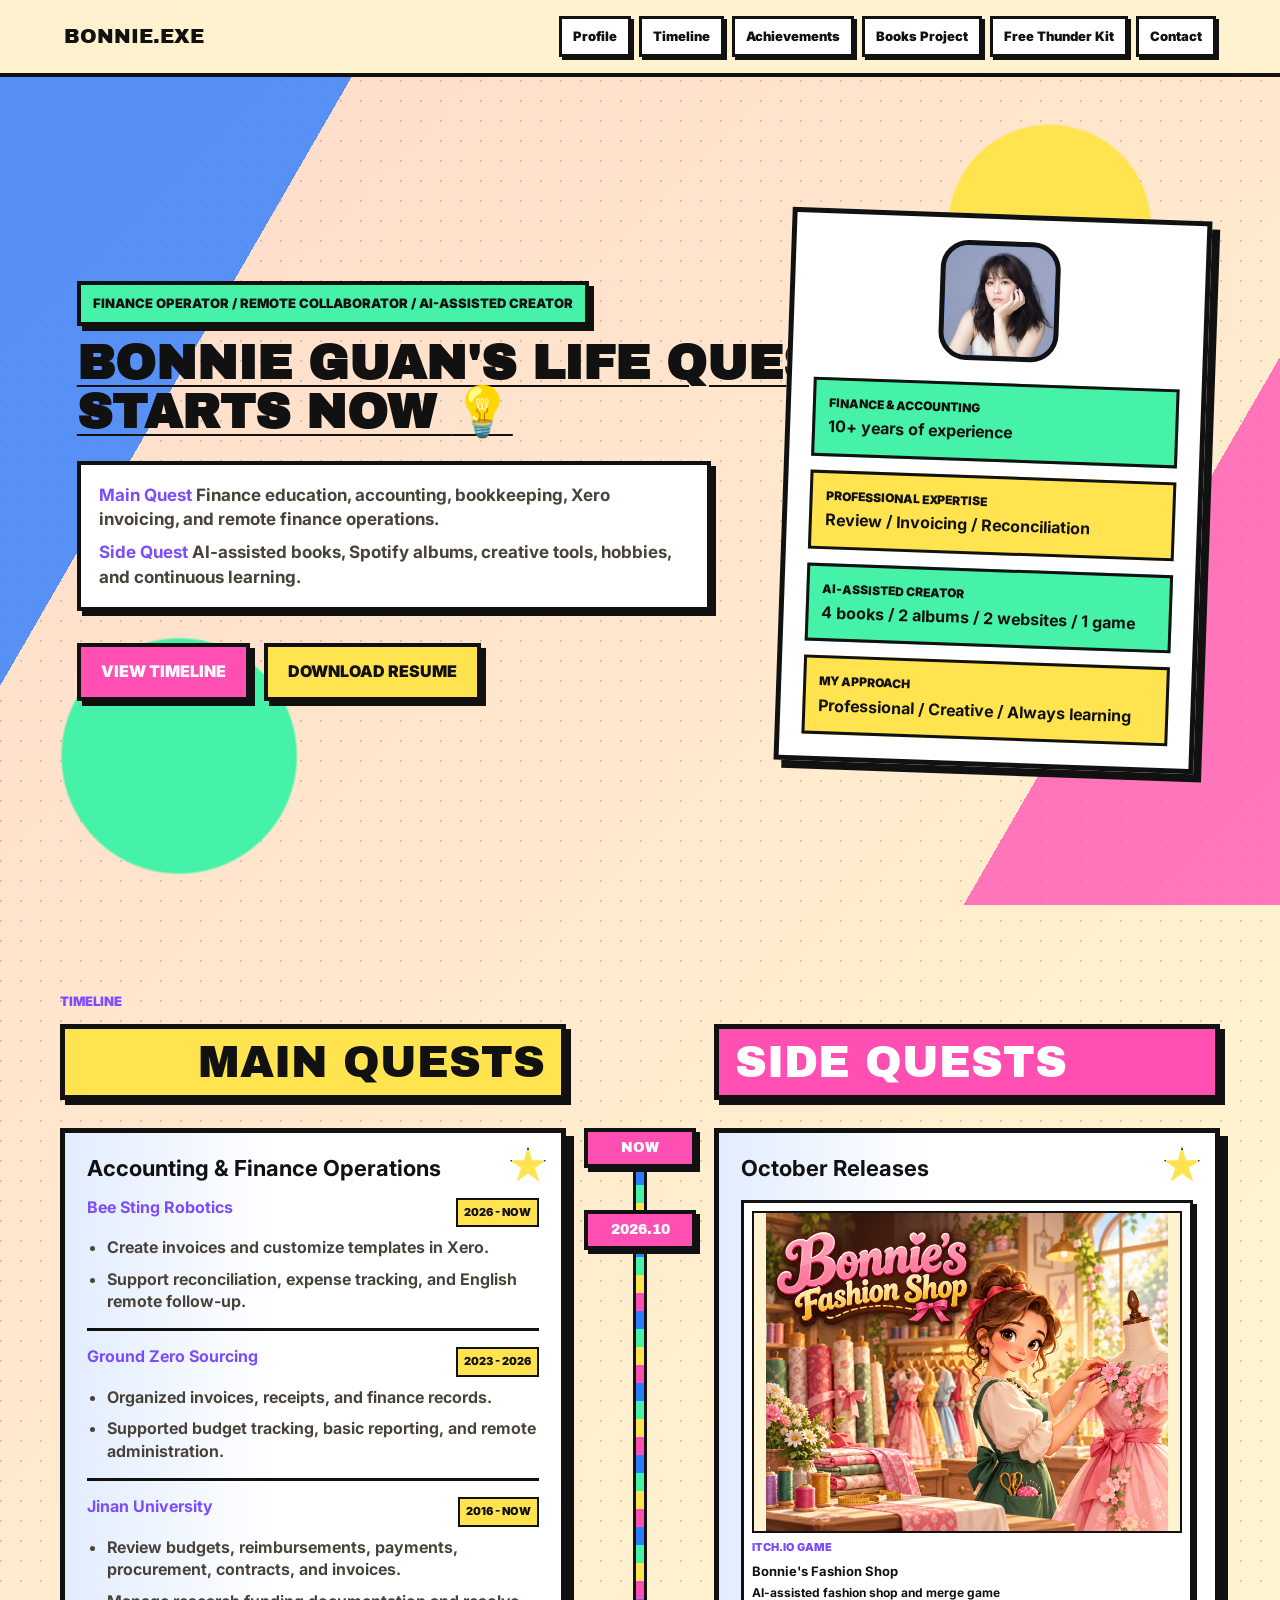
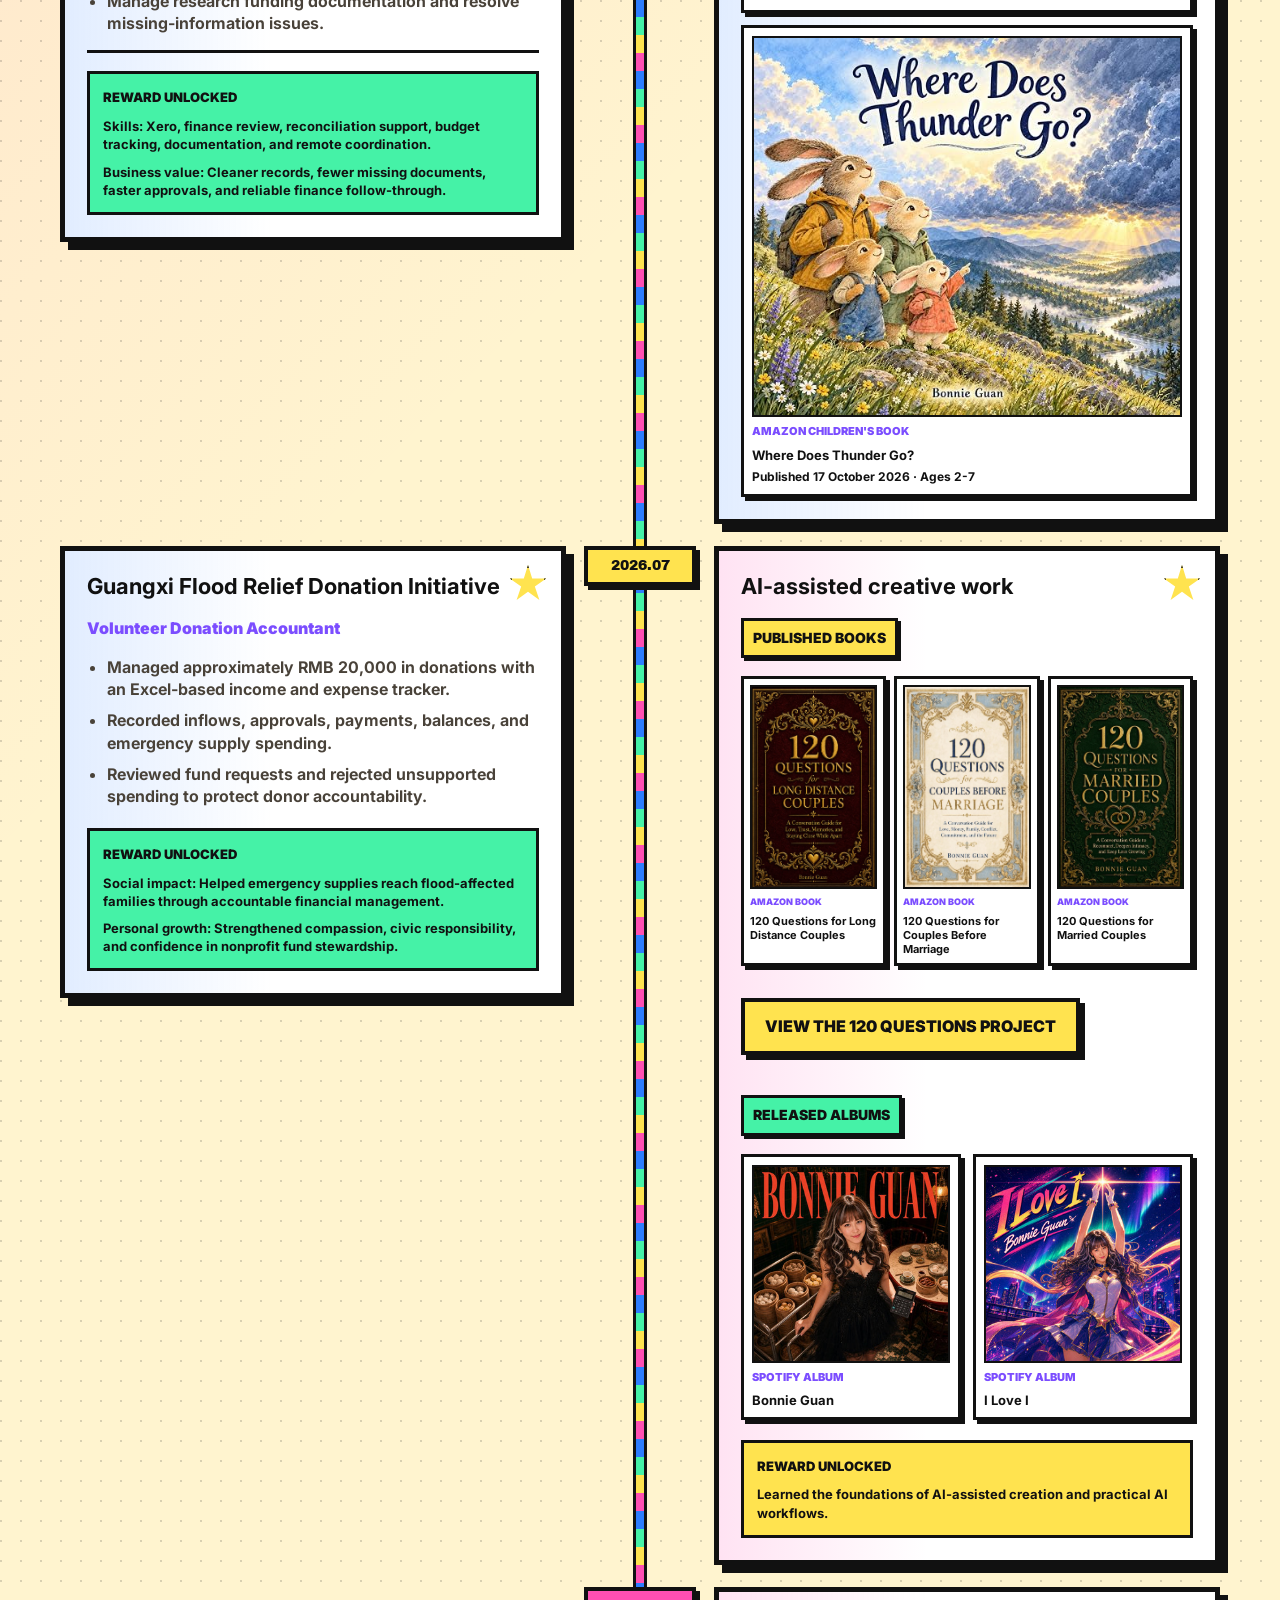
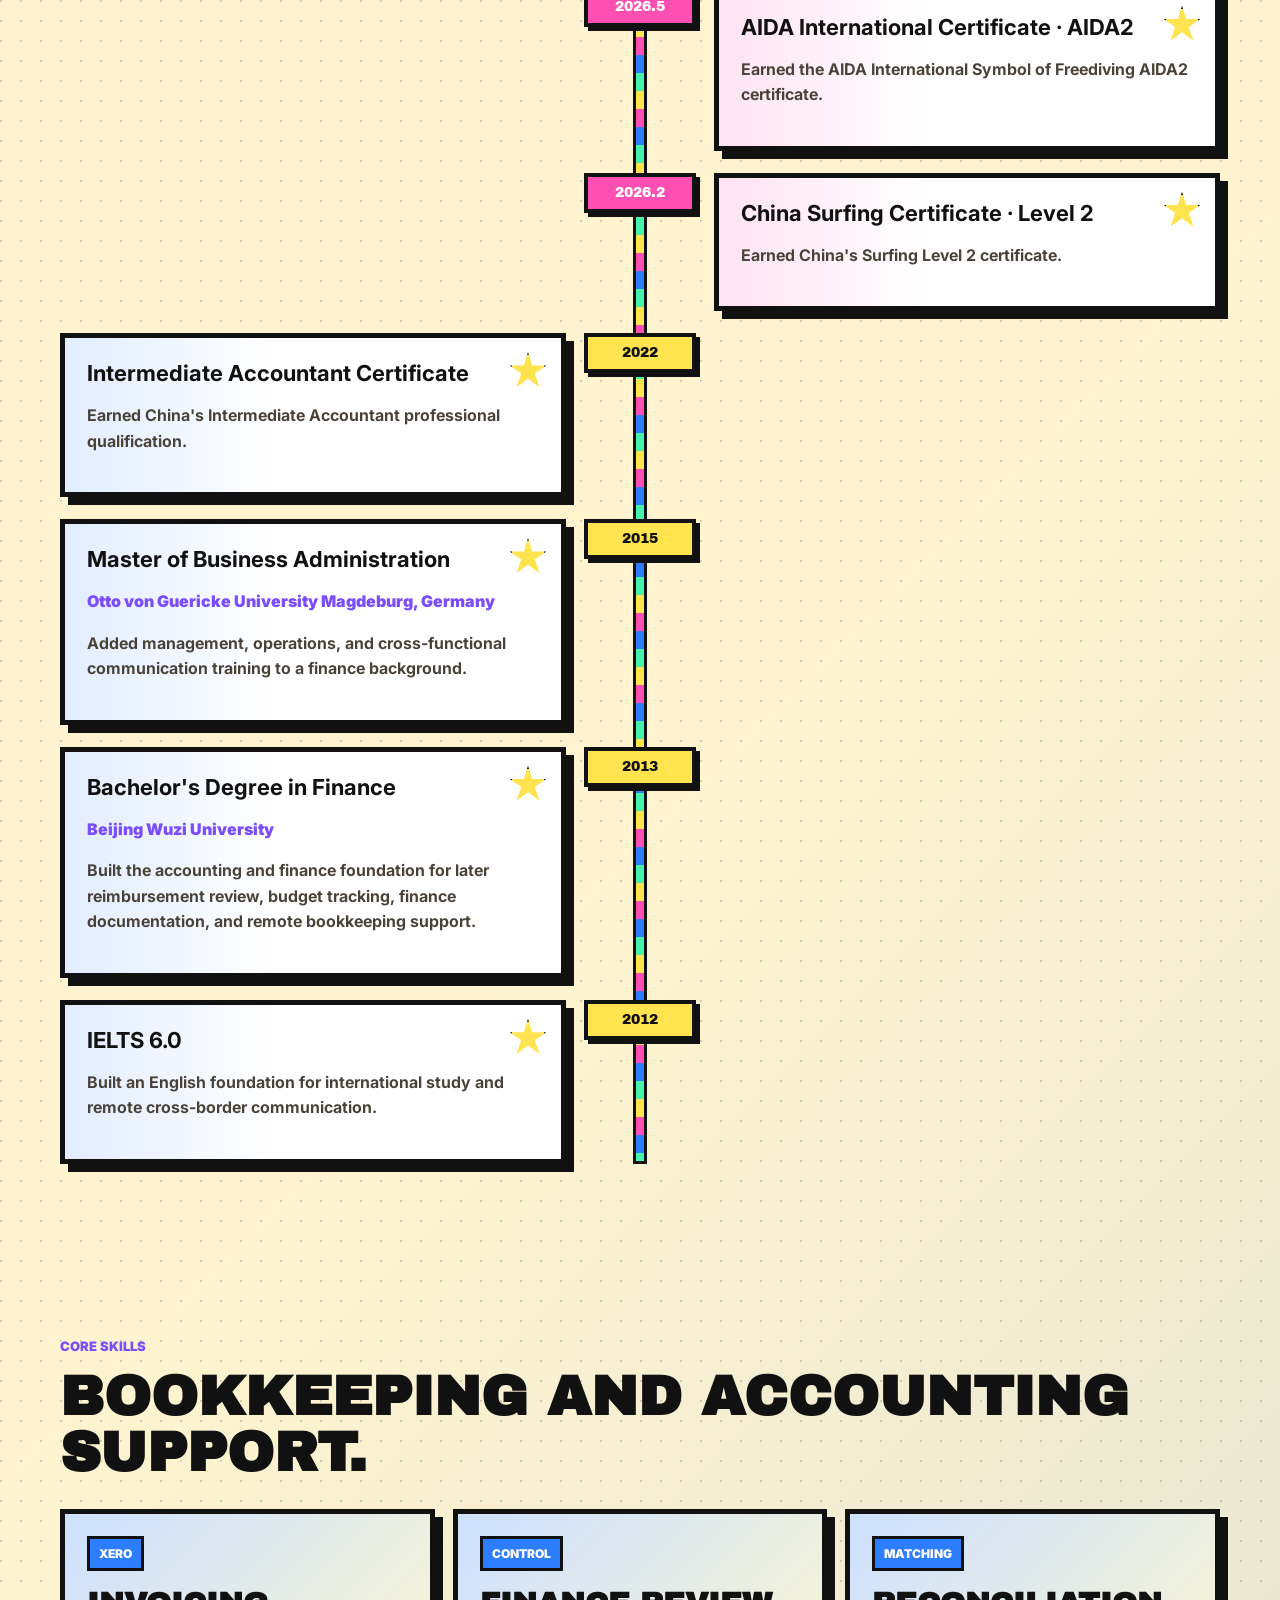
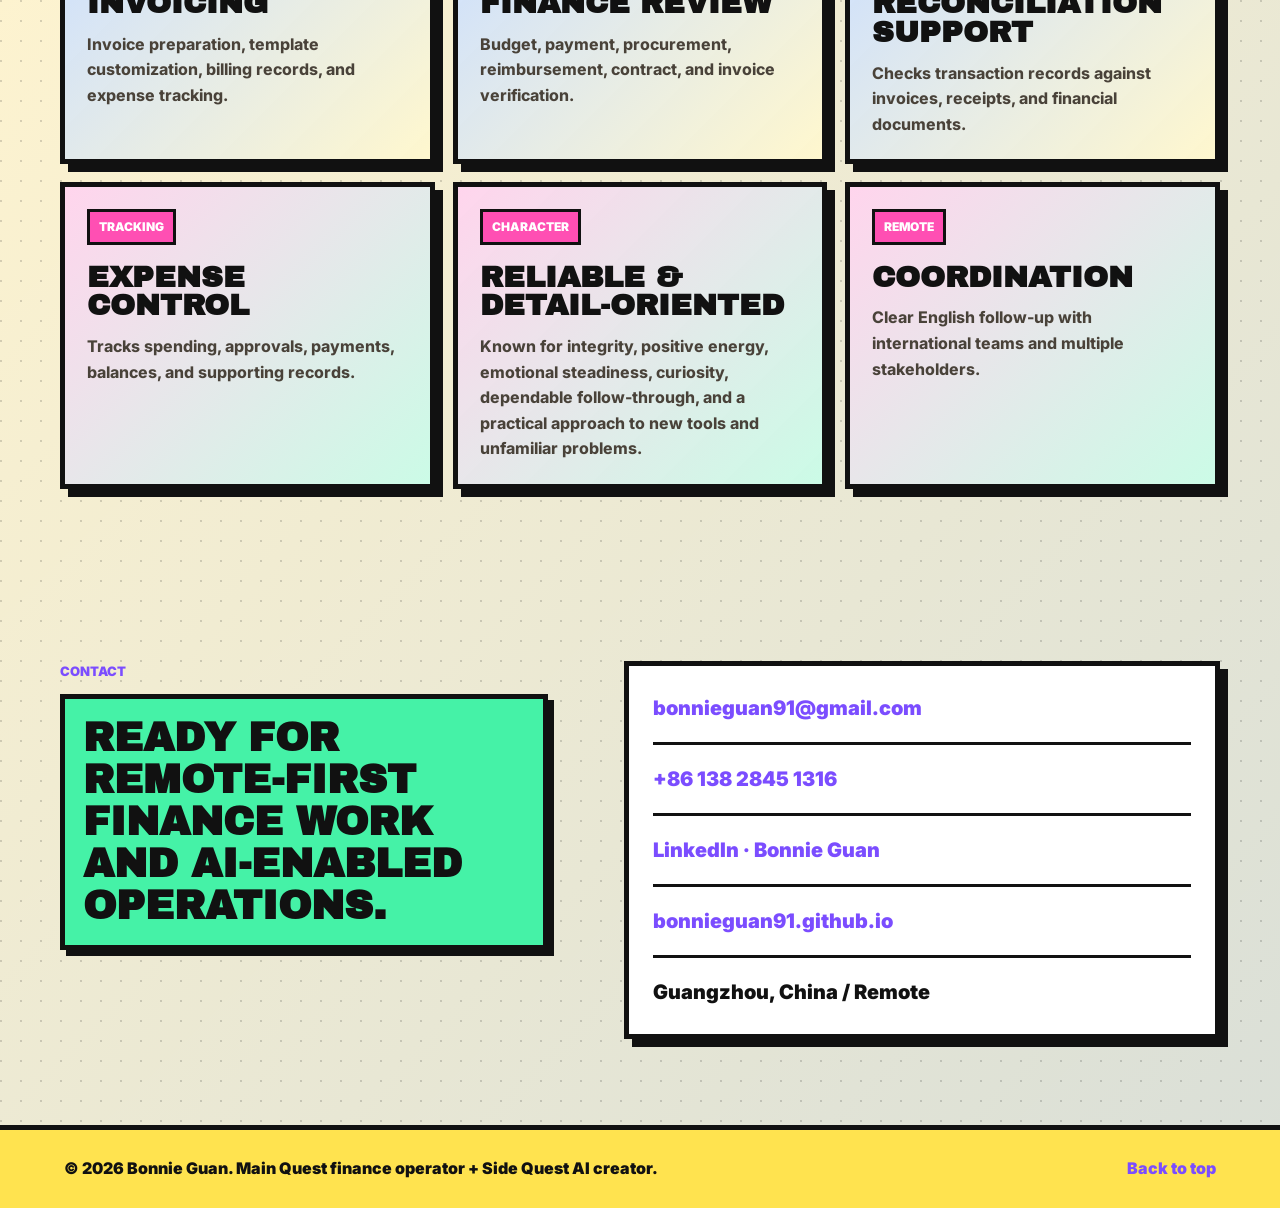
<file: index.html>
<!doctype html>
<html lang="en">
  <head>
    <meta charset="UTF-8" />
    <meta name="viewport" content="width=device-width, initial-scale=1.0" />
    <meta
      name="description"
      content="Bonnie Guan - Main Quest finance career and Side Quest AI creator timeline."
    />
    <title>Bonnie Guan's Life Quest Starts Now</title>
    <link rel="preconnect" href="https://fonts.googleapis.com" />
    <link rel="preconnect" href="https://fonts.gstatic.com" crossorigin />
    <link
      href="https://fonts.googleapis.com/css2?family=Archivo+Black&family=Inter:wght@400;500;600;700;800;900&display=swap"
      rel="stylesheet"
    />
    <link rel="stylesheet" href="styles.css" />
  </head>
  <body>
    <header class="site-header">
      <a class="brand" href="#top">BONNIE.EXE</a>
      <nav class="site-nav" aria-label="Main navigation">
        <a href="#profile">Profile</a>
        <a href="#timeline">Timeline</a>
        <a href="#achievements">Achievements</a>
        <a href="projects/120-questions/">Books Project</a>
        <a href="projects/where-does-thunder-go/">Free Thunder Kit</a>
        <a href="#contact">Contact</a>
      </nav>
    </header>

    <main id="top">
      <section class="hero" id="profile" aria-label="Character profile">
        <div class="hero__pattern"></div>
        <div class="hero__content">
          <p class="eyebrow">Finance operator / Remote collaborator / AI-assisted creator</p>
          <h1><span>Bonnie Guan's Life Quest</span><span>Starts Now <span aria-hidden="true">💡</span></span></h1>
          <div class="hero__quest-summary">
            <p><strong>Main Quest</strong> Finance education, accounting, bookkeeping, Xero invoicing, and remote finance operations.</p>
            <p><strong>Side Quest</strong> AI-assisted books, Spotify albums, creative tools, hobbies, and continuous learning.</p>
          </div>
          <div class="hero__actions">
            <a class="button button--primary" href="#timeline">View Timeline</a>
            <a class="button button--secondary" href="resume.pdf" download>Download Resume</a>
          </div>
        </div>
        <aside class="character-panel" aria-label="Character stats">
          <div class="avatar-badge">
            <img src="assets/bonnie-portrait.jpg" alt="Portrait of Bonnie Guan">
          </div>
          <div class="stat-row">
            <span>FINANCE &amp; ACCOUNTING</span>
            <strong>10+ years of experience</strong>
          </div>
          <div class="stat-row">
            <span>PROFESSIONAL EXPERTISE</span>
            <strong>Review / Invoicing / Reconciliation</strong>
          </div>
          <div class="stat-row">
            <span>AI-ASSISTED CREATOR</span>
            <strong>4 books / 2 albums / 2 websites / 1 game</strong>
          </div>
          <div class="stat-row">
            <span>MY APPROACH</span>
            <strong>Professional / Creative / Always learning</strong>
          </div>
        </aside>
      </section>

      <section class="section timeline-section" id="timeline">
        <div class="section-heading">
          <p class="section-label">Timeline</p>
          <div class="timeline-lanes" aria-label="Timeline lane labels">
            <span>Main Quests</span>
            <span>Side Quests</span>
          </div>
        </div>
        <div class="timeline" aria-label="Single reverse chronological growth timeline">
          <article class="timeline-item timeline-item--main">
            <div class="timeline-date timeline-date--now">Now</div>
            <div class="quest-card quest-card--career">
              <h3>Accounting &amp; Finance Operations</h3>
              <div class="career-entry">
                <div class="career-entry__heading">
                  <h4>Bee Sting Robotics</h4>
                  <span>2026 - Now</span>
                </div>
                <ul class="quest-points">
                  <li>Create invoices and customize templates in Xero.</li>
                  <li>Support reconciliation, expense tracking, and English remote follow-up.</li>
                </ul>
              </div>
              <div class="career-entry">
                <div class="career-entry__heading">
                  <h4>Ground Zero Sourcing</h4>
                  <span>2023 - 2026</span>
                </div>
                <ul class="quest-points">
                  <li>Organized invoices, receipts, and finance records.</li>
                  <li>Supported budget tracking, basic reporting, and remote administration.</li>
                </ul>
              </div>
              <div class="career-entry">
                <div class="career-entry__heading">
                  <h4>Jinan University</h4>
                  <span>2016 - Now</span>
                </div>
                <ul class="quest-points">
                  <li>Review budgets, reimbursements, payments, procurement, contracts, and invoices.</li>
                  <li>Manage research funding documentation and resolve missing-information issues.</li>
                </ul>
              </div>
              <div class="quest-reward quest-reward--career">
                <strong>Reward unlocked</strong>
                <span><b>Skills:</b> Xero, finance review, reconciliation support, budget tracking, documentation, and remote coordination.</span>
                <span><b>Business value:</b> Cleaner records, fewer missing documents, faster approvals, and reliable finance follow-through.</span>
              </div>
            </div>
            <div class="timeline-date timeline-date--game">2026.10</div>
            <div class="quest-card quest-card--october-releases">
              <h3>October Releases</h3>
              <div class="release-grid">
                <a class="work-card work-card--game" href="https://bonnieguan91.itch.io/bonnies-fashion-shop" target="_blank" rel="noreferrer">
                  <img src="assets/bonnies-fashion-shop-cover.png" alt="Bonnie's Fashion Shop game cover" loading="lazy">
                  <span>itch.io Game</span>
                  <strong>Bonnie's Fashion Shop</strong>
                  <small>AI-assisted fashion shop and merge game</small>
                </a>
                <a class="work-card work-card--picture-book" href="https://www.amazon.com.au/dp/B0HNC26C4C" target="_blank" rel="noreferrer">
                  <img src="assets/where-does-thunder-go.jpg" alt="Where Does Thunder Go? children's book cover" loading="lazy">
                  <span>Amazon Children's Book</span>
                  <strong>Where Does Thunder Go?</strong>
                  <small>Published 17 October 2026 · Ages 2-7</small>
                </a>
              </div>
            </div>
          </article>

          <article class="timeline-item timeline-item--both timeline-item--july">
            <div class="timeline-date">2026.07</div>
            <div class="quest-card quest-card--flood">
              <h3>Guangxi Flood Relief Donation Initiative</h3>
              <p class="quest-emphasis">Volunteer Donation Accountant</p>
              <ul class="quest-points">
                <li>Managed approximately RMB 20,000 in donations with an Excel-based income and expense tracker.</li>
                <li>Recorded inflows, approvals, payments, balances, and emergency supply spending.</li>
                <li>Reviewed fund requests and rejected unsupported spending to protect donor accountability.</li>
              </ul>
              <div class="quest-reward quest-reward--social">
                <strong>Reward unlocked</strong>
                <span><b>Social impact:</b> Helped emergency supplies reach flood-affected families through accountable financial management.</span>
                <span><b>Personal growth:</b> Strengthened compassion, civic responsibility, and confidence in nonprofit fund stewardship.</span>
              </div>
            </div>
            <div class="quest-card quest-card--creative">
              <h3>AI-assisted creative work</h3>
              <div class="work-group work-group--books">
                <h4><a href="https://bonnieguan91.github.io/projects/120-questions/#collection" target="_blank" rel="noreferrer">Published Books</a></h4>
                <div class="work-grid">
                  <a class="work-card work-card--book" href="https://www.amazon.com/dp/B0H682BXLG" target="_blank" rel="noreferrer">
                    <img src="assets/book-long-distance-couples.jpg" alt="120 Questions for Long Distance Couples book cover" loading="lazy">
                    <span>Amazon Book</span>
                    <strong>120 Questions for Long Distance Couples</strong>
                  </a>
                  <a class="work-card work-card--book" href="https://www.amazon.com/dp/B0H8LMN9Z5" target="_blank" rel="noreferrer">
                    <img src="assets/book-before-marriage.jpg" alt="120 Questions for Couples Before Marriage book cover" loading="lazy">
                    <span>Amazon Book</span>
                    <strong>120 Questions for Couples Before Marriage</strong>
                  </a>
                  <a class="work-card work-card--book" href="https://www.amazon.com/dp/B0HBMDC1QF" target="_blank" rel="noreferrer">
                    <img src="assets/book-married-couples.jpg" alt="120 Questions for Married Couples book cover" loading="lazy">
                    <span>Amazon Book</span>
                    <strong>120 Questions for Married Couples</strong>
                  </a>
                </div>
                <div class="hero__actions">
                  <a class="button button--secondary" href="projects/120-questions/">View the 120 Questions project</a>
                </div>
              </div>
              <div class="work-group">
                <h4>Released Albums</h4>
                <div class="work-grid">
                  <a class="work-card work-card--album" href="https://open.spotify.com/album/7pcO1WIXZBmDSaNgCF2WEp?si=xMJjK9J2S-avu1J1BTaaRw" target="_blank" rel="noreferrer">
                    <img src="assets/album-bonnie-guan.jpg" alt="Bonnie Guan album cover" loading="lazy">
                    <span>Spotify Album</span>
                    <strong>Bonnie Guan</strong>
                  </a>
                  <a class="work-card work-card--album" href="https://open.spotify.com/album/7AcNhLnGMTazbY5FP51ECu?si=ZZlqLAuSSoafcFXuG23ucQ" target="_blank" rel="noreferrer">
                    <img src="assets/album-i-love-i.jpg" alt="I Love I album cover" loading="lazy">
                    <span>Spotify Album</span>
                    <strong>I Love I</strong>
                  </a>
                </div>
              </div>
              <div class="quest-reward quest-reward--creative">
                <strong>Reward unlocked</strong>
                <span>Learned the foundations of AI-assisted creation and practical AI workflows.</span>
              </div>
            </div>
          </article>

          <article class="timeline-item timeline-item--side">
            <div class="timeline-date">2026.5</div>
            <div class="quest-card">
              <h3>AIDA International Certificate · AIDA2</h3>
              <p>Earned the AIDA International Symbol of Freediving AIDA2 certificate.</p>
            </div>
          </article>

          <article class="timeline-item timeline-item--side">
            <div class="timeline-date">2026.2</div>
            <div class="quest-card">
              <h3>China Surfing Certificate · Level 2</h3>
              <p>Earned China's Surfing Level 2 certificate.</p>
            </div>
          </article>

          <article class="timeline-item timeline-item--main">
            <div class="timeline-date">2022</div>
            <div class="quest-card">
              <h3>Intermediate Accountant Certificate</h3>
              <p>Earned China's Intermediate Accountant professional qualification.</p>
            </div>
          </article>

          <article class="timeline-item timeline-item--main">
            <div class="timeline-date">2015</div>
            <div class="quest-card">
              <h3>Master of Business Administration</h3>
              <p class="quest-emphasis">Otto von Guericke University Magdeburg, Germany</p>
              <p>Added management, operations, and cross-functional communication training to a finance background.</p>
            </div>
          </article>

          <article class="timeline-item timeline-item--main">
            <div class="timeline-date">2013</div>
            <div class="quest-card">
              <h3>Bachelor's Degree in Finance</h3>
              <p class="quest-emphasis">Beijing Wuzi University</p>
              <p>Built the accounting and finance foundation for later reimbursement review, budget tracking, finance documentation, and remote bookkeeping support.</p>
            </div>
          </article>

          <article class="timeline-item timeline-item--main">
            <div class="timeline-date">2012</div>
            <div class="quest-card">
              <h3>IELTS 6.0</h3>
              <p>Built an English foundation for international study and remote cross-border communication.</p>
            </div>
          </article>
        </div>
      </section>

      <section class="section achievements-section" id="achievements">
        <div class="section-heading">
          <p class="section-label">Core Skills</p>
          <h2>Bookkeeping and accounting support.</h2>
        </div>
        <div class="badge-grid">
          <article class="badge-card badge-card--main">
            <span>XERO</span>
            <strong>Invoicing</strong>
            <p>Invoice preparation, template customization, billing records, and expense tracking.</p>
          </article>
          <article class="badge-card badge-card--main">
            <span>CONTROL</span>
            <strong>Finance Review</strong>
            <p>Budget, payment, procurement, reimbursement, contract, and invoice verification.</p>
          </article>
          <article class="badge-card badge-card--main">
            <span>MATCHING</span>
            <strong>Reconciliation Support</strong>
            <p>Checks transaction records against invoices, receipts, and financial documents.</p>
          </article>
          <article class="badge-card badge-card--side">
            <span>TRACKING</span>
            <strong>Expense Control</strong>
            <p>Tracks spending, approvals, payments, balances, and supporting records.</p>
          </article>
          <article class="badge-card badge-card--side">
            <span>CHARACTER</span>
            <strong>Reliable &amp; Detail-Oriented</strong>
            <p>Known for integrity, positive energy, emotional steadiness, curiosity, dependable follow-through, and a practical approach to new tools and unfamiliar problems.</p>
          </article>
          <article class="badge-card badge-card--side">
            <span>REMOTE</span>
            <strong>Coordination</strong>
            <p>Clear English follow-up with international teams and multiple stakeholders.</p>
          </article>
        </div>
      </section>

      <section class="section contact-section" id="contact">
        <div>
          <p class="section-label">Contact</p>
          <h2 class="contact-heading">Ready for remote-first finance work and AI-enabled operations.</h2>
        </div>
        <div class="contact-list">
          <a href="mailto:bonnieguan91@gmail.com">bonnieguan91@gmail.com</a>
          <a href="tel:+8613828451316">+86 138 2845 1316</a>
          <a href="https://www.linkedin.com/in/bonnieguan-79a709288/" target="_blank" rel="noreferrer">LinkedIn · Bonnie Guan</a>
          <a href="https://bonnieguan91.github.io/" target="_blank" rel="noreferrer">bonnieguan91.github.io</a>
          <span>Guangzhou, China / Remote</span>
        </div>
      </section>
    </main>

    <footer class="site-footer">
      <p>© <span id="year"></span> Bonnie Guan. Main Quest finance operator + Side Quest AI creator.</p>
      <a href="#top">Back to top</a>
    </footer>

    <script src="script.js"></script>
  </body>
</html>
</file>
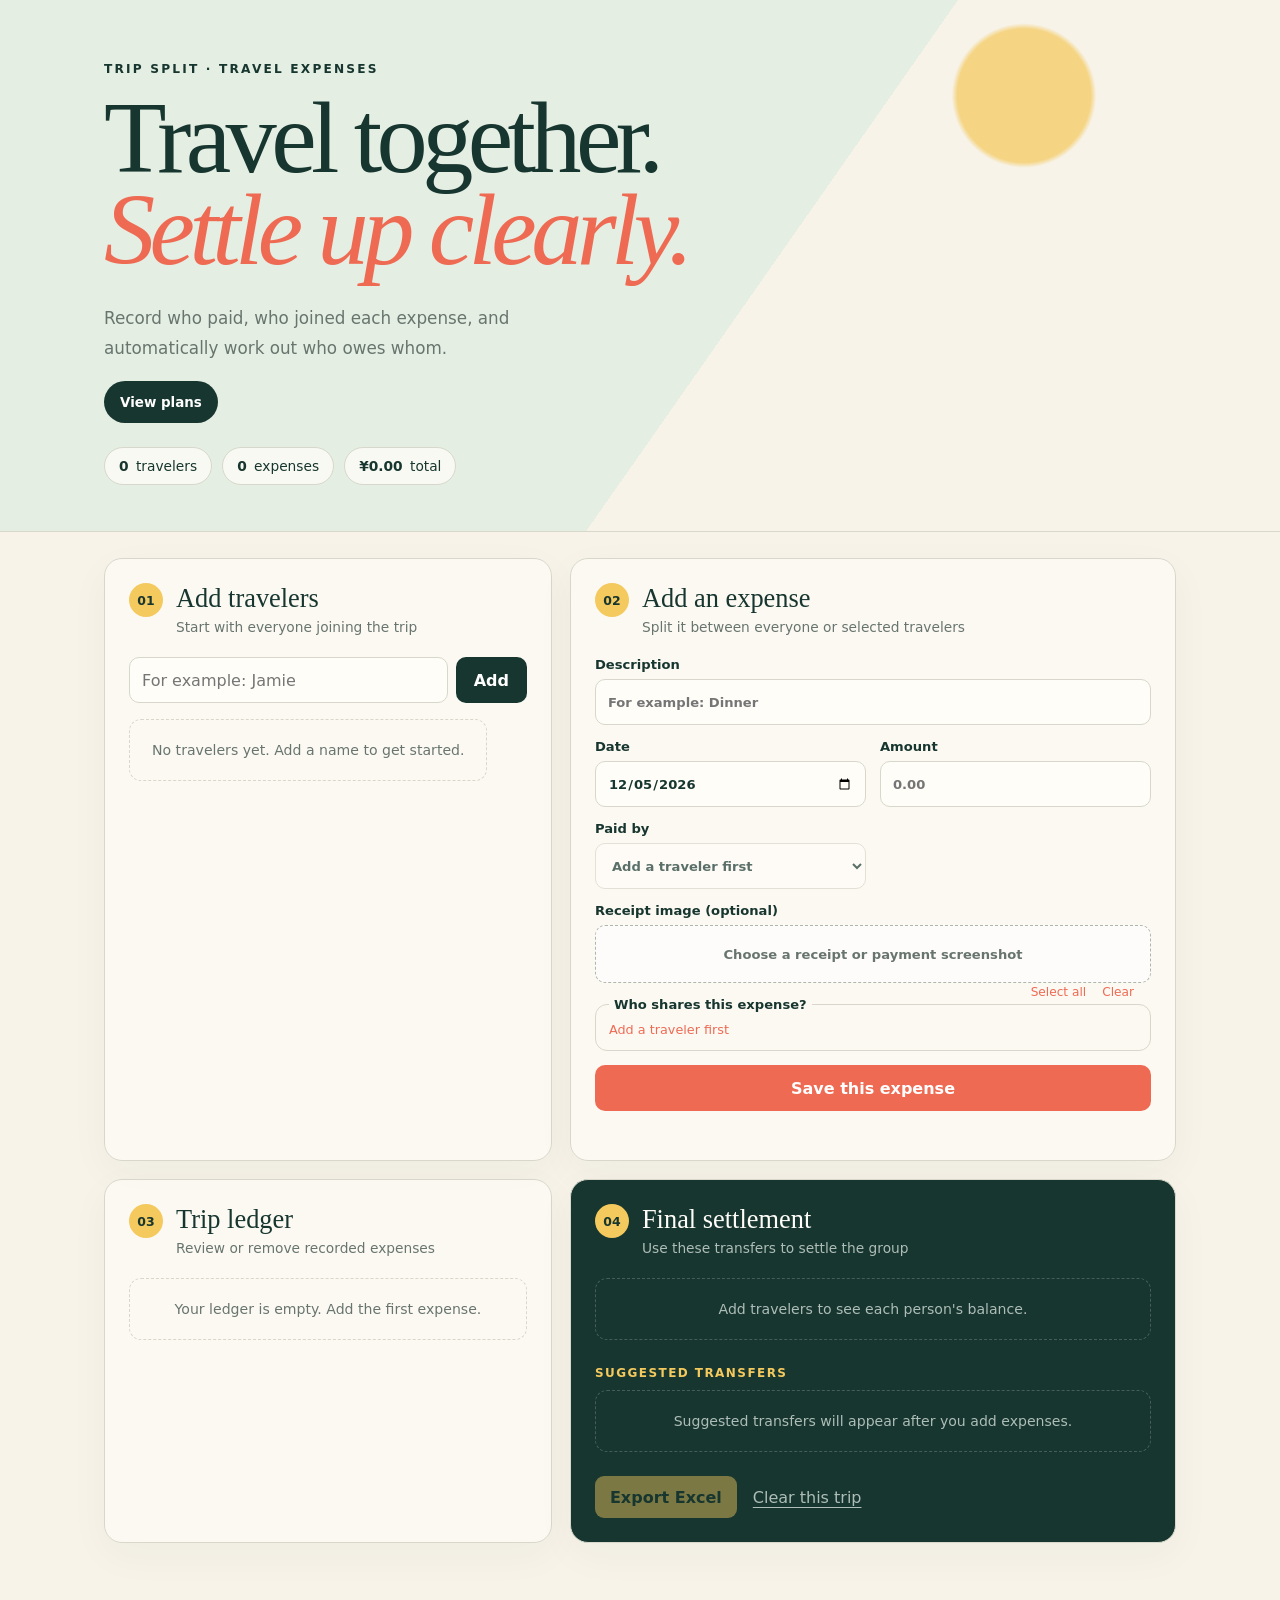
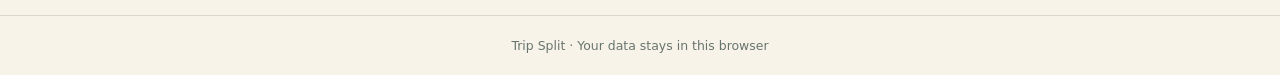
<file: trip-split-en/index.html>
<!doctype html>
<html lang="en">
<head>
  <meta charset="utf-8">
  <meta name="viewport" content="width=device-width, initial-scale=1">
  <meta name="theme-color" content="#f7f3e9">
  <title>Trip Split | Group Travel Expense Calculator</title>
  <meta name="description" content="Track group travel expenses and automatically calculate who should pay whom.">
  <link rel="stylesheet" href="styles.css">
</head>
<body>
  <header class="hero">
    <div class="hero__inner">
      <p class="eyebrow">TRIP SPLIT · TRAVEL EXPENSES</p>
      <h1>Travel together.<br><em>Settle up clearly.</em></h1>
      <p class="intro">Record who paid, who joined each expense, and automatically work out who owes whom.</p>
      <a class="pricing-link" href="pricing.html">View plans</a>
      <div class="hero__stats" aria-live="polite">
        <span><b id="heroPeople">0</b> travelers</span>
        <span><b id="heroExpenses">0</b> expenses</span>
        <span><b id="heroTotal">¥0.00</b> total</span>
      </div>
    </div>
  </header>

  <main class="layout">
    <section id="peopleSection" class="panel panel--people" aria-labelledby="peopleTitle">
      <div class="section-heading">
        <span>01</span>
        <div><h2 id="peopleTitle">Add travelers</h2><p>Start with everyone joining the trip</p></div>
      </div>
      <form id="personForm" class="inline-form">
        <label class="sr-only" for="personName">Traveler name</label>
        <input id="personName" maxlength="24" placeholder="For example: Jamie" autocomplete="off" required>
        <button class="button button--dark" type="submit">Add</button>
      </form>
      <div id="peopleList" class="people-list"></div>
    </section>

    <section id="expenseSection" class="panel panel--expense" aria-labelledby="expenseTitle">
      <div class="section-heading">
        <span>02</span>
        <div><h2 id="expenseTitle">Add an expense</h2><p>Split it between everyone or selected travelers</p></div>
      </div>
      <form id="expenseForm" class="expense-form">
        <label>Description<input id="expenseTitleInput" maxlength="40" placeholder="For example: Dinner" required></label>
        <label>Date<input id="expenseDate" type="date" required></label>
        <label>Amount<input id="expenseAmount" type="number" min="0.01" step="0.01" inputmode="decimal" placeholder="0.00" required></label>
        <label>Paid by<select id="expensePayer" required></select></label>
        <label class="receipt-field">Receipt image (optional)
          <span class="upload-control">
            <input id="expenseReceipt" type="file" accept="image/jpeg,image/png,image/webp,image/heic,image/heif">
            <span id="uploadText">Choose a receipt or payment screenshot</span>
          </span>
        </label>
        <div id="receiptPreview" class="receipt-preview" hidden>
          <img id="receiptPreviewImage" alt="Receipt preview">
          <button id="removeReceipt" type="button">Remove image</button>
        </div>
        <fieldset>
          <legend>Who shares this expense?</legend>
          <div class="check-actions"><button id="selectAll" type="button">Select all</button><button id="selectNone" type="button">Clear</button></div>
          <div id="participantChecks" class="participant-checks"></div>
        </fieldset>
        <button class="button button--accent" type="submit">Save this expense</button>
        <p id="formHint" class="form-hint" role="status"></p>
      </form>
    </section>

    <section id="ledgerSection" class="panel panel--ledger" aria-labelledby="ledgerTitle">
      <div class="section-heading">
        <span>03</span>
        <div><h2 id="ledgerTitle">Trip ledger</h2><p>Review or remove recorded expenses</p></div>
      </div>
      <div id="expenseList" class="expense-list"></div>
    </section>

    <section id="settlementSection" class="panel panel--settlement" aria-labelledby="settlementTitle">
      <div class="section-heading">
        <span>04</span>
        <div><h2 id="settlementTitle">Final settlement</h2><p>Use these transfers to settle the group</p></div>
      </div>
      <div id="balances" class="balances"></div>
      <div class="settlement-label">SUGGESTED TRANSFERS</div>
      <div id="transfers" class="transfers"></div>
      <div class="settlement-actions">
        <a id="exportButton" class="export-button" href="#" download>Export Excel</a>
        <button id="resetButton" class="reset-button" type="button">Clear this trip</button>
      </div>
    </section>

  </main>

  <dialog id="receiptDialog" class="receipt-dialog" aria-labelledby="receiptDialogTitle">
    <div class="receipt-dialog__header">
      <h2 id="receiptDialogTitle">View receipt</h2>
      <button id="closeReceiptDialog" type="button" aria-label="Close receipt image">×</button>
    </div>
    <div class="receipt-dialog__canvas">
      <img id="receiptDialogImage" alt="Enlarged receipt image">
    </div>
    <div class="receipt-dialog__tools" aria-label="Image zoom controls">
      <button id="zoomOutReceipt" type="button" aria-label="Zoom out">−</button>
      <button id="resetReceiptZoom" type="button">100%</button>
      <button id="zoomInReceipt" type="button" aria-label="Zoom in">＋</button>
    </div>
  </dialog>

  <nav class="mobile-nav" aria-label="Mobile navigation">
    <a href="#peopleSection"><span>01</span>People</a>
    <a href="#expenseSection"><span>02</span>Add</a>
    <a href="#ledgerSection"><span>03</span>Ledger</a>
    <a href="#settlementSection"><span>04</span>Settle</a>
    <a href="pricing.html"><span>05</span>Plans</a>
  </nav>

  <footer>Trip Split · Your data stays in this browser</footer>
  <script src="app.js"></script>
</body>
</html>
</file>
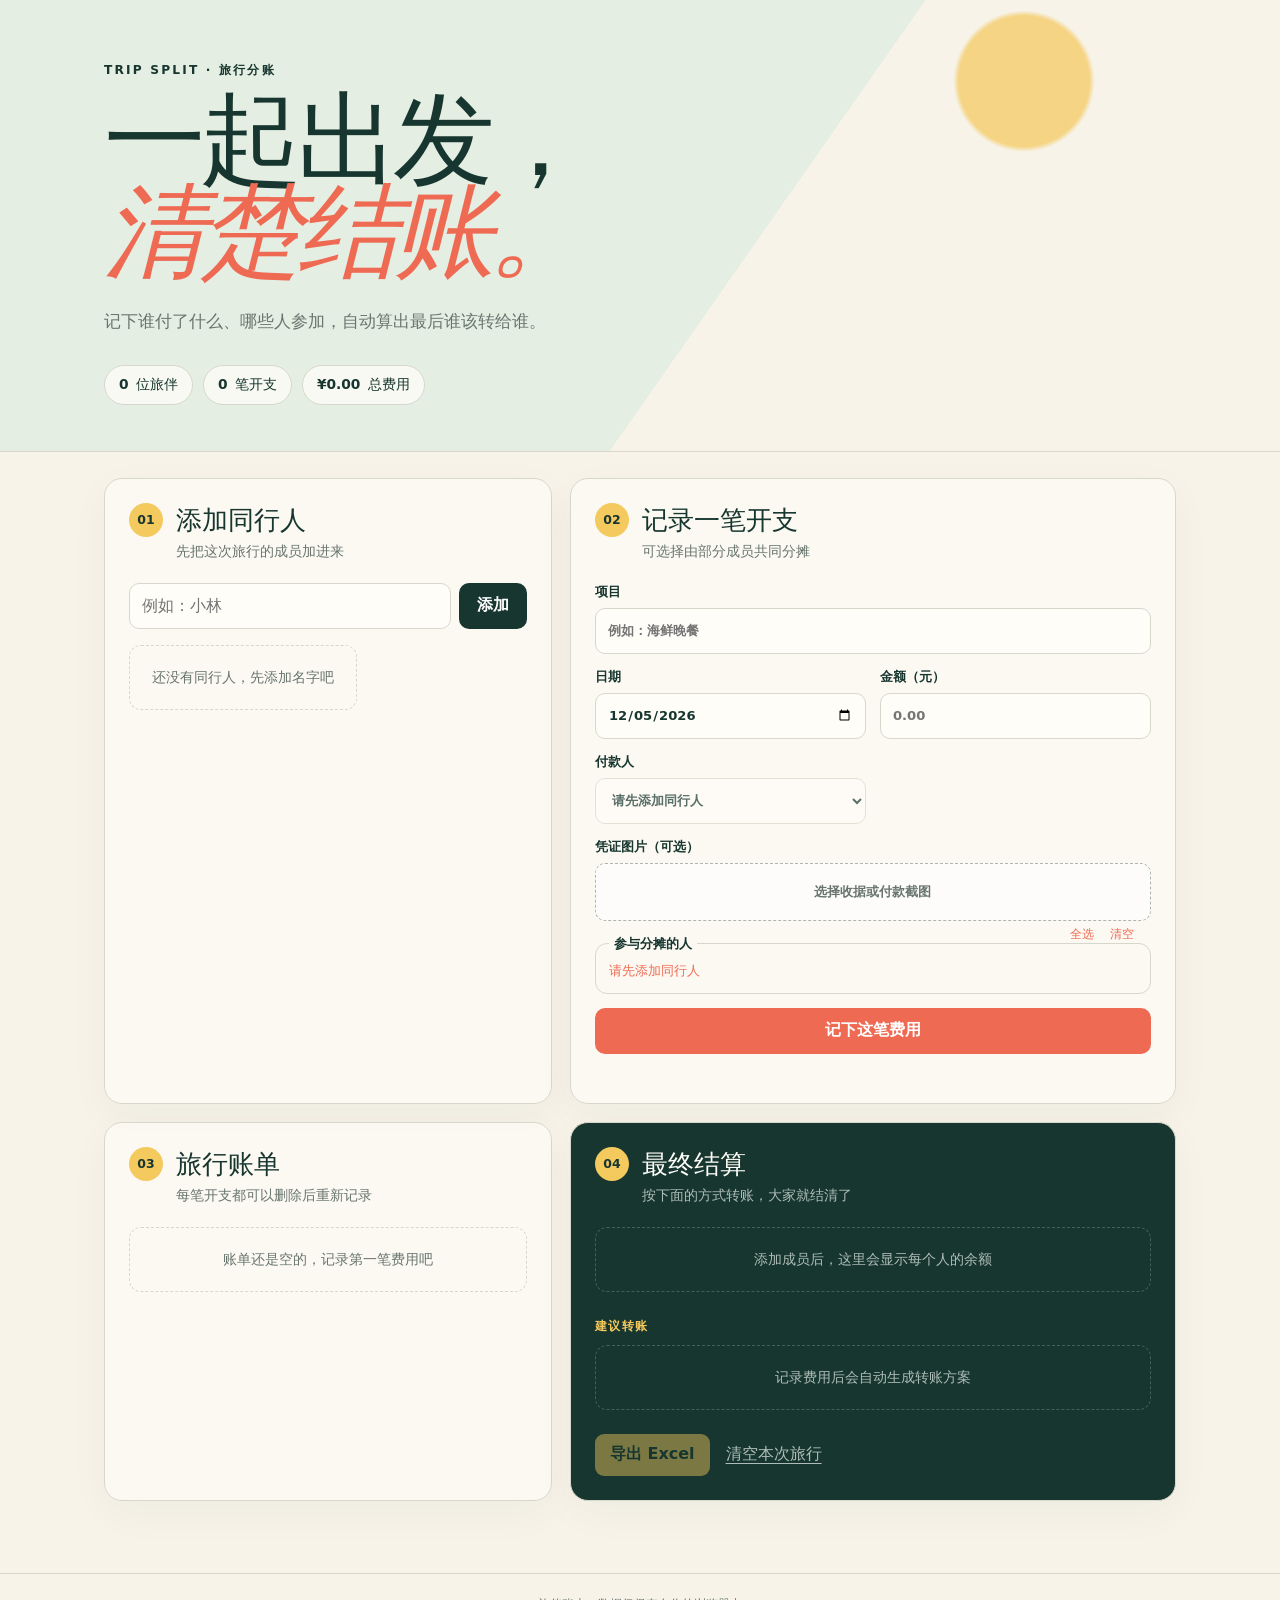
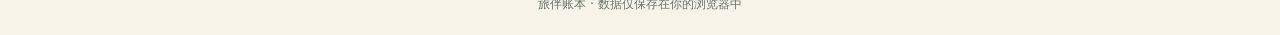
<file: trip-split/index.html>
<!doctype html>
<html lang="zh-CN">
<head>
  <meta charset="utf-8">
  <meta name="viewport" content="width=device-width, initial-scale=1">
  <meta name="theme-color" content="#f7f3e9">
  <title>旅伴账本｜旅行 AA 费用结算</title>
  <meta name="description" content="记录多人旅行开支，自动计算每个人应付、实付和最终转账方案。">
  <link rel="stylesheet" href="styles.css">
</head>
<body>
  <header class="hero">
    <div class="hero__inner">
      <p class="eyebrow">TRIP SPLIT · 旅行分账</p>
      <h1>一起出发，<br><em>清楚结账。</em></h1>
      <p class="intro">记下谁付了什么、哪些人参加，自动算出最后谁该转给谁。</p>
      <div class="hero__stats" aria-live="polite">
        <span><b id="heroPeople">0</b> 位旅伴</span>
        <span><b id="heroExpenses">0</b> 笔开支</span>
        <span><b id="heroTotal">¥0.00</b> 总费用</span>
      </div>
    </div>
  </header>

  <main class="layout">
    <section id="peopleSection" class="panel panel--people" aria-labelledby="peopleTitle">
      <div class="section-heading">
        <span>01</span>
        <div><h2 id="peopleTitle">添加同行人</h2><p>先把这次旅行的成员加进来</p></div>
      </div>
      <form id="personForm" class="inline-form">
        <label class="sr-only" for="personName">同行人姓名</label>
        <input id="personName" maxlength="12" placeholder="例如：小林" autocomplete="off" required>
        <button class="button button--dark" type="submit">添加</button>
      </form>
      <div id="peopleList" class="people-list"></div>
    </section>

    <section id="expenseSection" class="panel panel--expense" aria-labelledby="expenseTitle">
      <div class="section-heading">
        <span>02</span>
        <div><h2 id="expenseTitle">记录一笔开支</h2><p>可选择由部分成员共同分摊</p></div>
      </div>
      <form id="expenseForm" class="expense-form">
        <label>项目<input id="expenseTitleInput" maxlength="24" placeholder="例如：海鲜晚餐" required></label>
        <label>日期<input id="expenseDate" type="date" required></label>
        <label>金额（元）<input id="expenseAmount" type="number" min="0.01" step="0.01" inputmode="decimal" placeholder="0.00" required></label>
        <label>付款人<select id="expensePayer" required></select></label>
        <label class="receipt-field">凭证图片（可选）
          <span class="upload-control">
            <input id="expenseReceipt" type="file" accept="image/jpeg,image/png,image/webp,image/heic,image/heif">
            <span id="uploadText">选择收据或付款截图</span>
          </span>
        </label>
        <div id="receiptPreview" class="receipt-preview" hidden>
          <img id="receiptPreviewImage" alt="凭证图片预览">
          <button id="removeReceipt" type="button">移除图片</button>
        </div>
        <fieldset>
          <legend>参与分摊的人</legend>
          <div class="check-actions"><button id="selectAll" type="button">全选</button><button id="selectNone" type="button">清空</button></div>
          <div id="participantChecks" class="participant-checks"></div>
        </fieldset>
        <button class="button button--accent" type="submit">记下这笔费用</button>
        <p id="formHint" class="form-hint" role="status"></p>
      </form>
    </section>

    <section id="ledgerSection" class="panel panel--ledger" aria-labelledby="ledgerTitle">
      <div class="section-heading">
        <span>03</span>
        <div><h2 id="ledgerTitle">旅行账单</h2><p>每笔开支都可以删除后重新记录</p></div>
      </div>
      <div id="expenseList" class="expense-list"></div>
    </section>

    <section id="settlementSection" class="panel panel--settlement" aria-labelledby="settlementTitle">
      <div class="section-heading">
        <span>04</span>
        <div><h2 id="settlementTitle">最终结算</h2><p>按下面的方式转账，大家就结清了</p></div>
      </div>
      <div id="balances" class="balances"></div>
      <div class="settlement-label">建议转账</div>
      <div id="transfers" class="transfers"></div>
      <div class="settlement-actions">
        <a id="exportButton" class="export-button" href="#" download>导出 Excel</a>
        <button id="resetButton" class="reset-button" type="button">清空本次旅行</button>
      </div>
    </section>
  </main>

  <dialog id="receiptDialog" class="receipt-dialog" aria-labelledby="receiptDialogTitle">
    <div class="receipt-dialog__header">
      <h2 id="receiptDialogTitle">查看凭证</h2>
      <button id="closeReceiptDialog" type="button" aria-label="关闭凭证图片">×</button>
    </div>
    <div class="receipt-dialog__canvas">
      <img id="receiptDialogImage" alt="放大的凭证图片">
    </div>
    <div class="receipt-dialog__tools" aria-label="图片缩放工具">
      <button id="zoomOutReceipt" type="button" aria-label="缩小图片">−</button>
      <button id="resetReceiptZoom" type="button">100%</button>
      <button id="zoomInReceipt" type="button" aria-label="放大图片">＋</button>
    </div>
  </dialog>

  <nav class="mobile-nav" aria-label="手机快捷导航">
    <a href="#peopleSection"><span>01</span>成员</a>
    <a href="#expenseSection"><span>02</span>记账</a>
    <a href="#ledgerSection"><span>03</span>账单</a>
    <a href="#settlementSection"><span>04</span>结算</a>
  </nav>

  <footer>旅伴账本 · 数据仅保存在你的浏览器中</footer>
  <script src="app.js"></script>
</body>
</html>
</file>
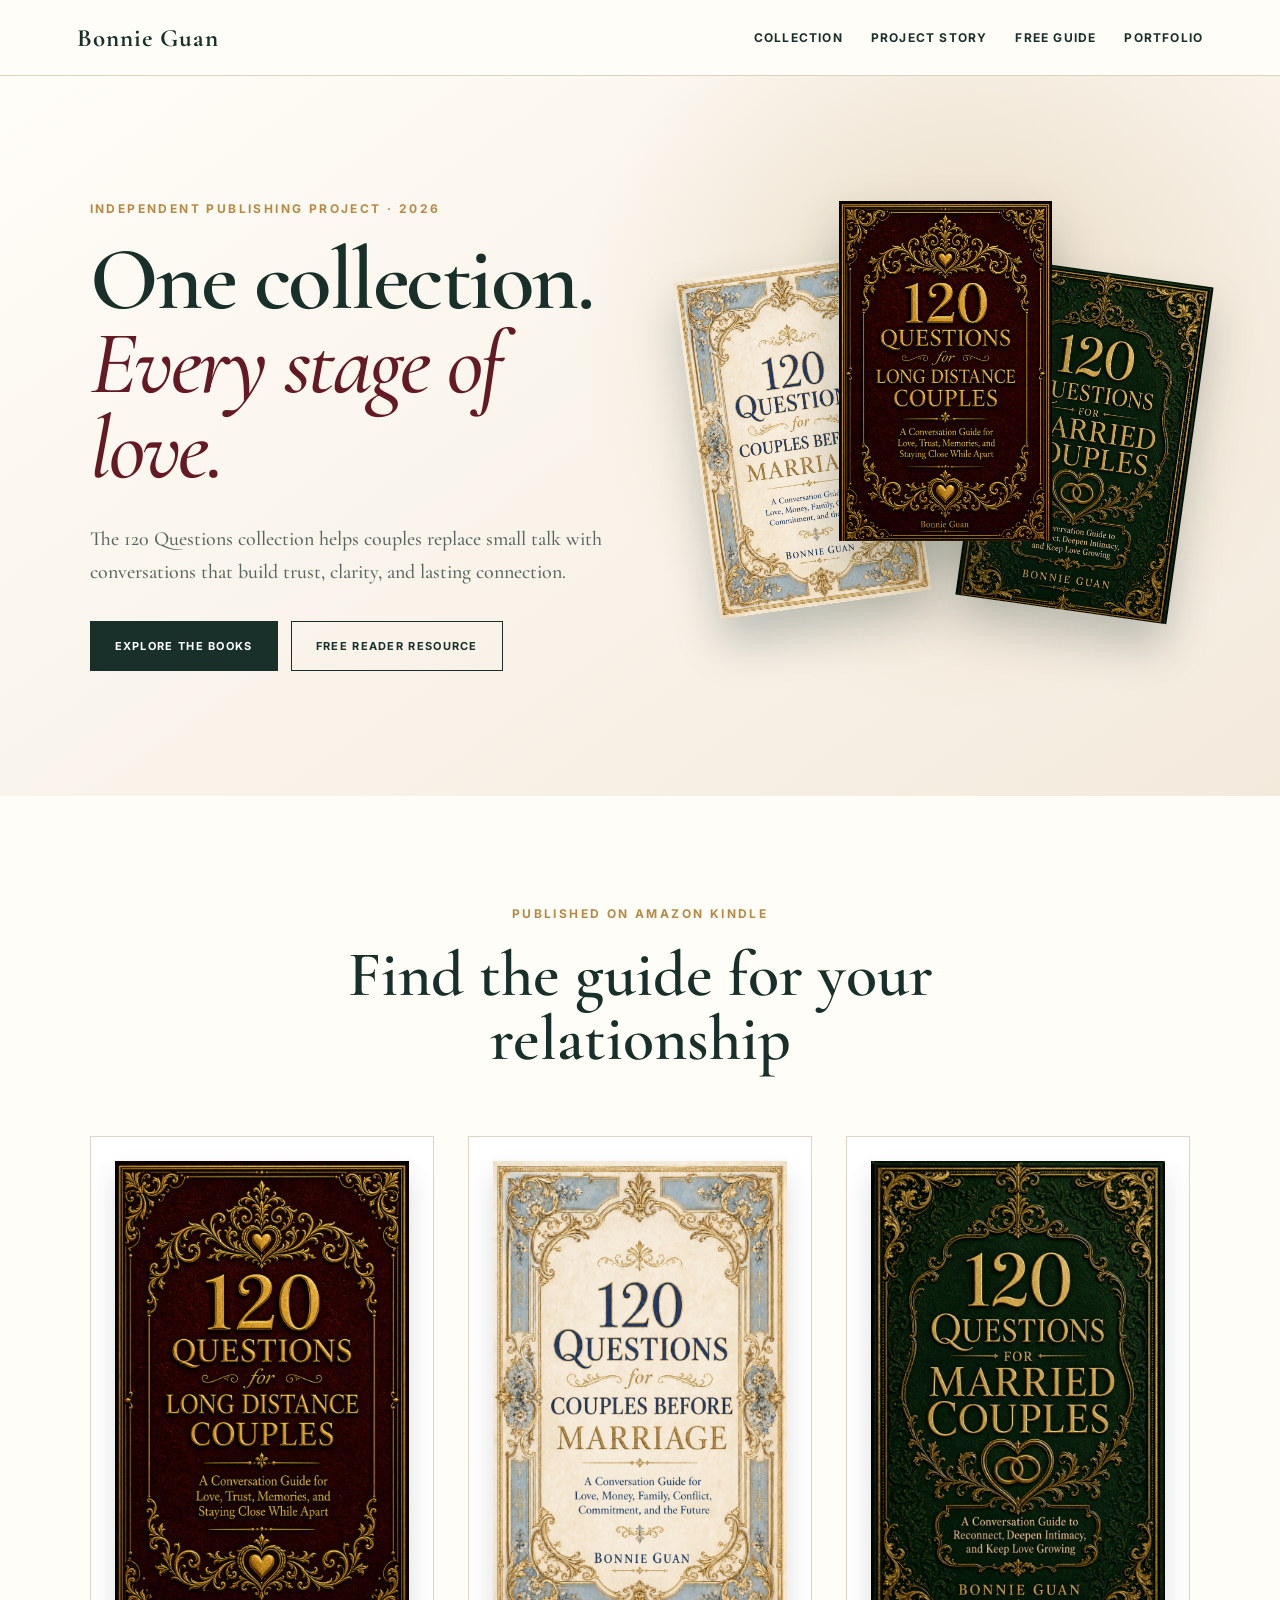
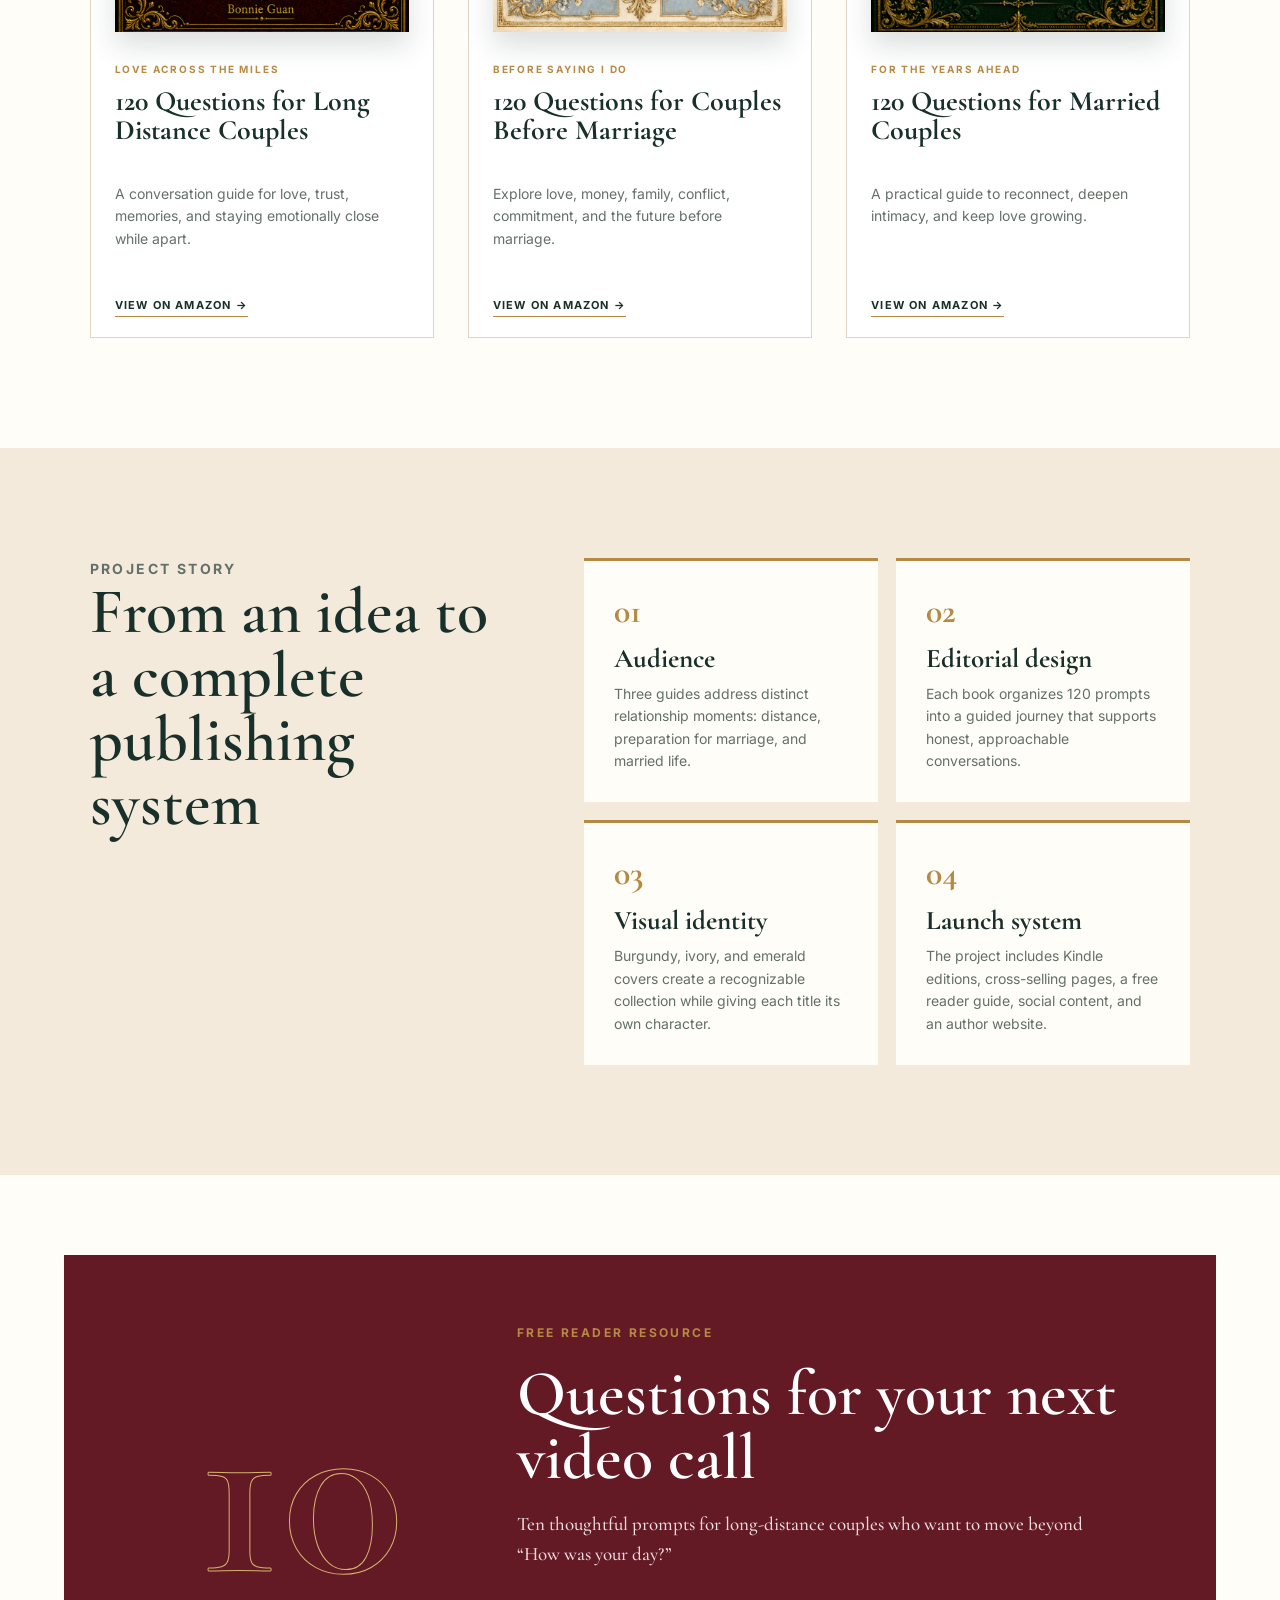
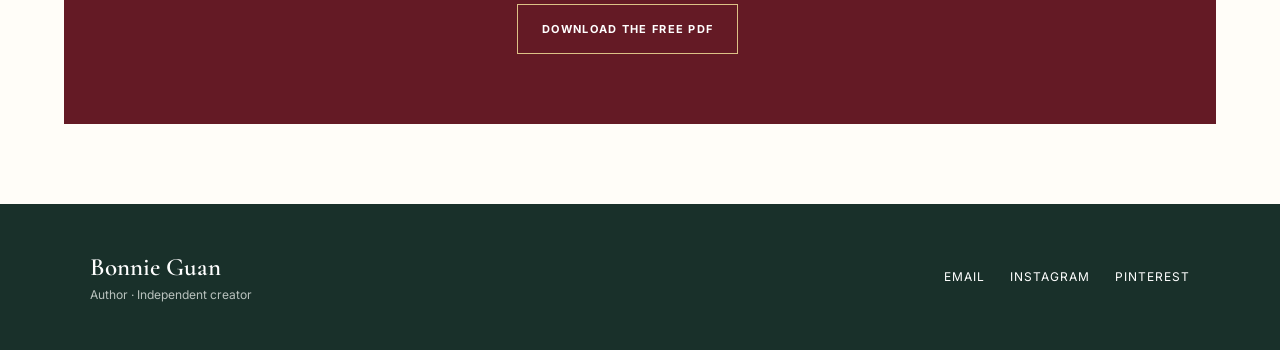
<file: projects/120-questions/index.html>
<!doctype html>
<html lang="en">
  <head>
    <meta charset="UTF-8">
    <meta name="viewport" content="width=device-width, initial-scale=1.0">
    <meta name="description" content="The 120 Questions relationship conversation guide collection by author Bonnie Guan.">
    <title>120 Questions Collection | Bonnie Guan</title>
    <link rel="preconnect" href="https://fonts.googleapis.com">
    <link rel="preconnect" href="https://fonts.gstatic.com" crossorigin>
    <link href="https://fonts.googleapis.com/css2?family=Cormorant+Garamond:wght@500;600;700&family=Inter:wght@400;500;600;700&display=swap" rel="stylesheet">
    <link rel="stylesheet" href="styles.css">
  </head>
  <body>
    <header class="topbar">
      <a class="author" href="../../">Bonnie Guan</a>
      <nav aria-label="Project navigation">
        <a href="#collection">Collection</a>
        <a href="#story">Project story</a>
        <a href="#free-guide">Free guide</a>
        <a href="../../">Portfolio</a>
      </nav>
    </header>

    <main>
      <section class="hero">
        <div class="hero-copy">
          <p class="kicker">Independent publishing project · 2026</p>
          <h1>One collection.<br><em>Every stage of love.</em></h1>
          <p class="lead">The 120 Questions collection helps couples replace small talk with conversations that build trust, clarity, and lasting connection.</p>
          <div class="actions">
            <a class="button button-primary" href="#collection">Explore the books</a>
            <a class="button" href="#free-guide">Free reader resource</a>
          </div>
        </div>
        <div class="covers" aria-label="The three books in the 120 Questions collection">
          <img src="assets/before-marriage.jpg" alt="120 Questions for Couples Before Marriage book cover">
          <img src="assets/long-distance.jpg" alt="120 Questions for Long Distance Couples book cover">
          <img src="assets/married-couples.jpg" alt="120 Questions for Married Couples book cover">
        </div>
      </section>

      <section class="collection" id="collection">
        <div class="section-heading">
          <p class="kicker">Published on Amazon Kindle</p>
          <h2>Find the guide for your relationship</h2>
        </div>
        <div class="book-grid">
          <article class="book-card wine">
            <img src="assets/long-distance.jpg" alt="120 Questions for Long Distance Couples by Bonnie Guan">
            <div>
              <span>Love across the miles</span>
              <h3>120 Questions for Long Distance Couples</h3>
              <p>A conversation guide for love, trust, memories, and staying emotionally close while apart.</p>
              <a href="https://www.amazon.com/dp/B0H682BXLG" target="_blank" rel="noreferrer">View on Amazon →</a>
            </div>
          </article>
          <article class="book-card ivory">
            <img src="assets/before-marriage.jpg" alt="120 Questions for Couples Before Marriage by Bonnie Guan">
            <div>
              <span>Before saying I do</span>
              <h3>120 Questions for Couples Before Marriage</h3>
              <p>Explore love, money, family, conflict, commitment, and the future before marriage.</p>
              <a href="https://www.amazon.com/dp/B0H8LMN9Z5" target="_blank" rel="noreferrer">View on Amazon →</a>
            </div>
          </article>
          <article class="book-card green">
            <img src="assets/married-couples.jpg" alt="120 Questions for Married Couples by Bonnie Guan">
            <div>
              <span>For the years ahead</span>
              <h3>120 Questions for Married Couples</h3>
              <p>A practical guide to reconnect, deepen intimacy, and keep love growing.</p>
              <a href="https://www.amazon.com/dp/B0HBMDC1QF" target="_blank" rel="noreferrer">View on Amazon →</a>
            </div>
          </article>
        </div>
      </section>

      <section class="story" id="story">
        <div>
          <p class="kicker">Project story</p>
          <h2>From an idea to a complete publishing system</h2>
        </div>
        <div class="story-grid">
          <article><b>01</b><h3>Audience</h3><p>Three guides address distinct relationship moments: distance, preparation for marriage, and married life.</p></article>
          <article><b>02</b><h3>Editorial design</h3><p>Each book organizes 120 prompts into a guided journey that supports honest, approachable conversations.</p></article>
          <article><b>03</b><h3>Visual identity</h3><p>Burgundy, ivory, and emerald covers create a recognizable collection while giving each title its own character.</p></article>
          <article><b>04</b><h3>Launch system</h3><p>The project includes Kindle editions, cross-selling pages, a free reader guide, social content, and an author website.</p></article>
        </div>
      </section>

      <section class="free-guide" id="free-guide">
        <div class="number">10</div>
        <div>
          <p class="kicker">Free reader resource</p>
          <h2>Questions for your next video call</h2>
          <p>Ten thoughtful prompts for long-distance couples who want to move beyond “How was your day?”</p>
          <a class="button button-light" href="10-questions-for-your-next-video-call.pdf" download>Download the free PDF</a>
        </div>
      </section>
    </main>

    <footer>
      <div><strong>Bonnie Guan</strong><span>Author · Independent creator</span></div>
      <div><a href="mailto:bonnieguan91@gmail.com">Email</a><a href="https://www.instagram.com/bonnieguan91/" target="_blank" rel="noreferrer">Instagram</a><a href="https://www.pinterest.com/bonnieguan91/" target="_blank" rel="noreferrer">Pinterest</a></div>
    </footer>
  </body>
</html>
</file>
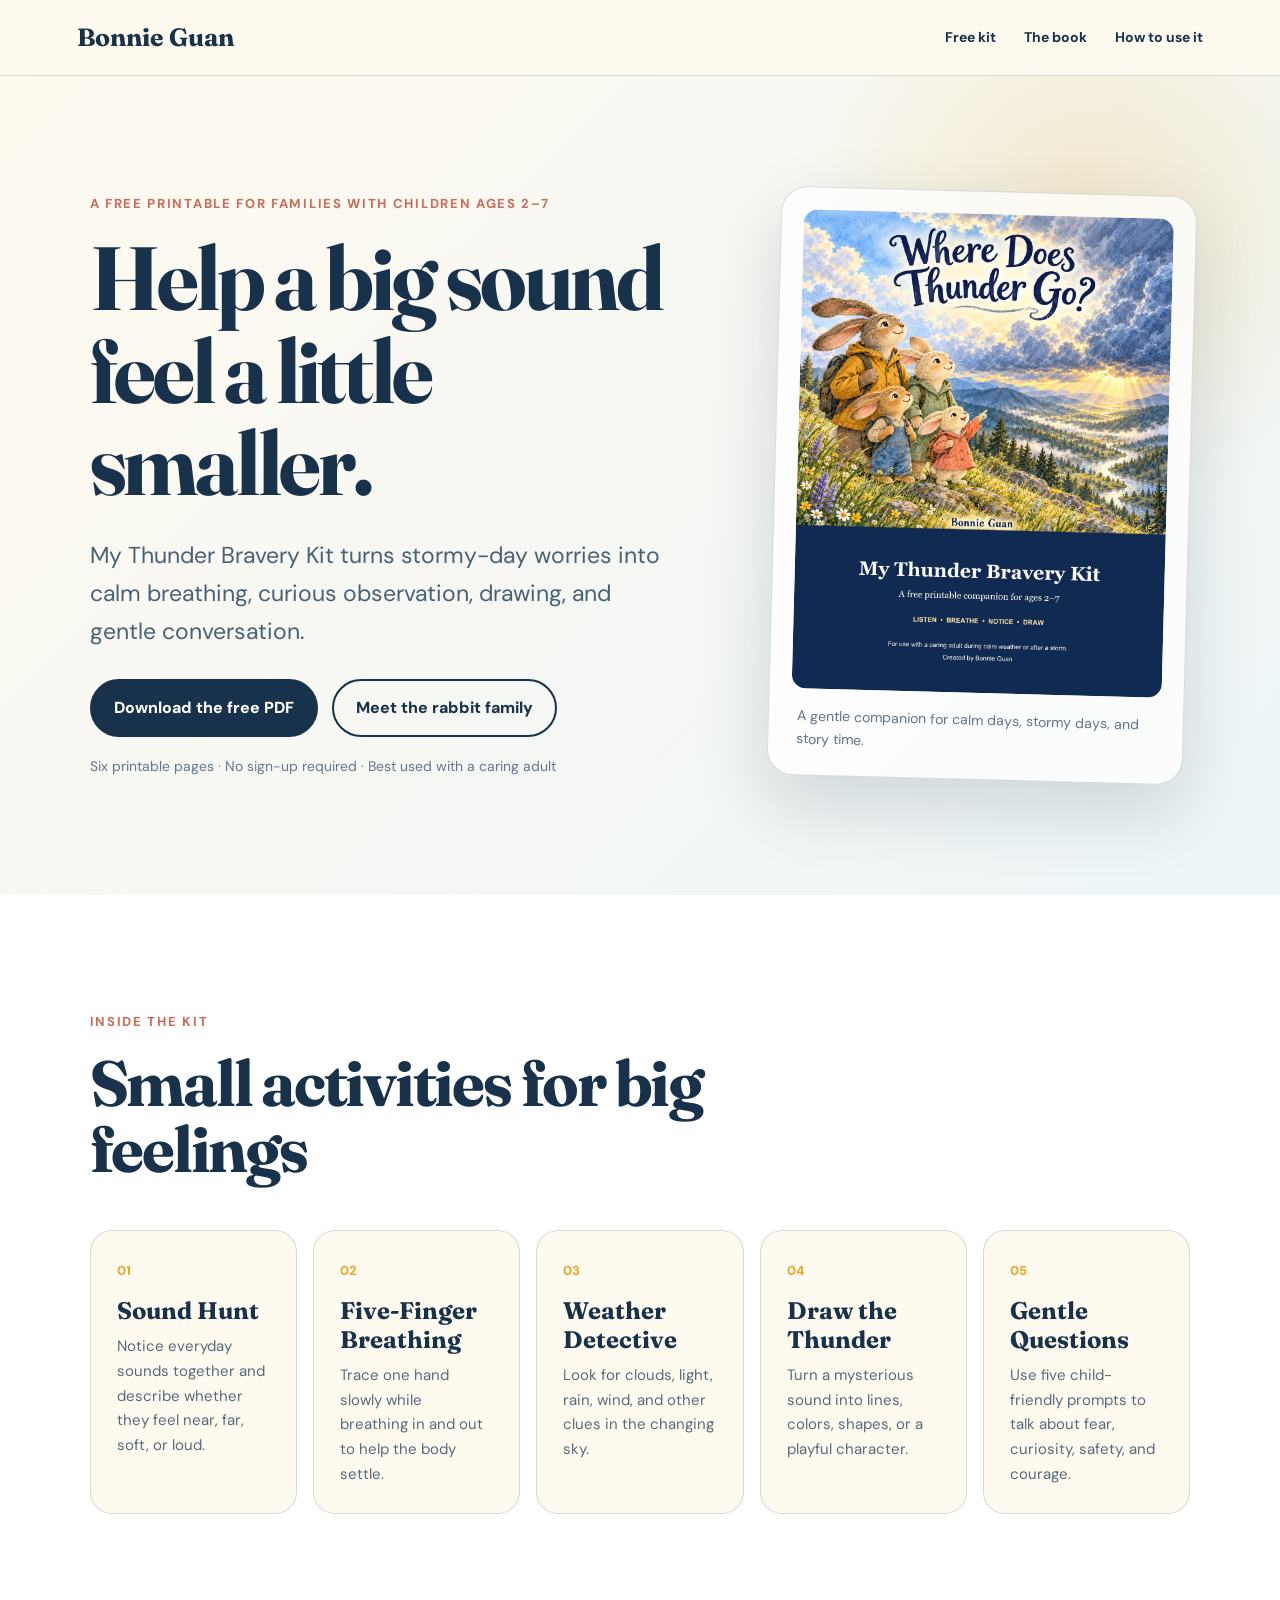
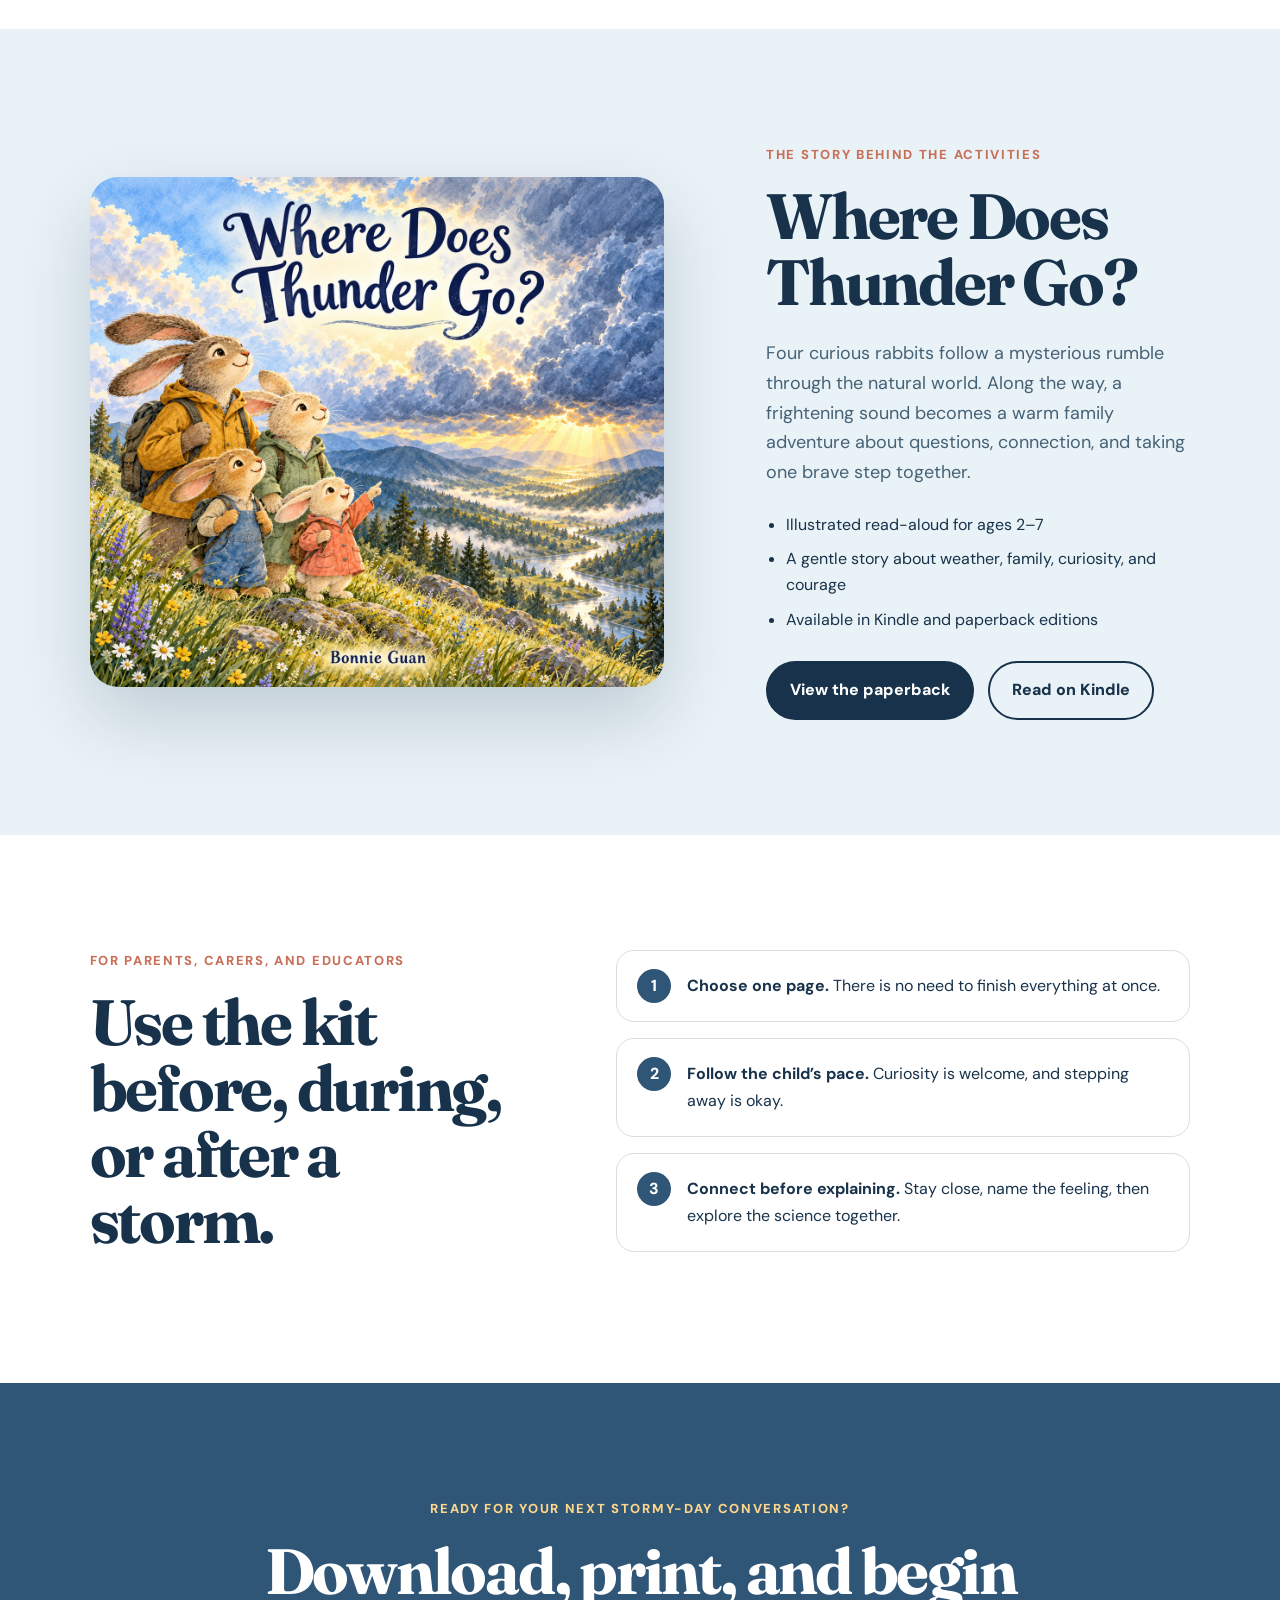
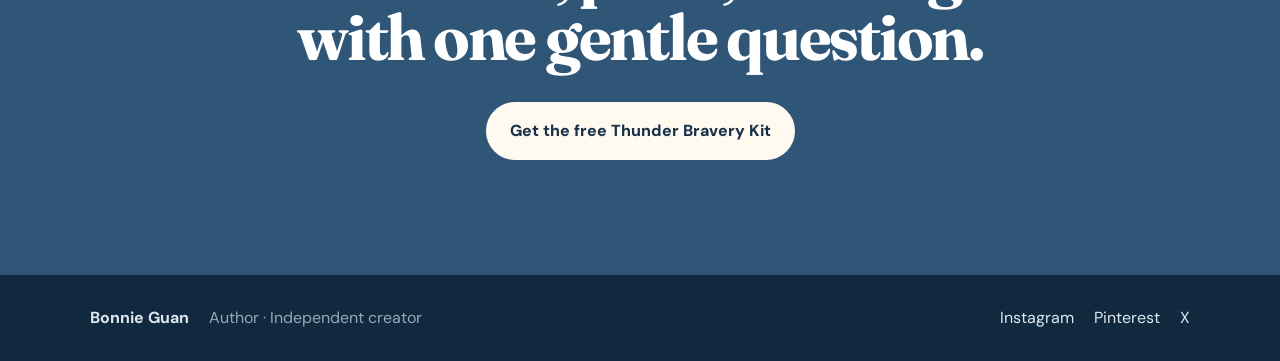
<file: projects/where-does-thunder-go/index.html>
<!doctype html>
<html lang="en">
  <head>
    <meta charset="UTF-8">
    <meta name="viewport" content="width=device-width, initial-scale=1.0">
    <meta name="description" content="Download My Thunder Bravery Kit, a free printable companion to Where Does Thunder Go? by Bonnie Guan.">
    <title>Free Thunder Bravery Kit | Bonnie Guan</title>
    <link rel="preconnect" href="https://fonts.googleapis.com">
    <link rel="preconnect" href="https://fonts.gstatic.com" crossorigin>
    <link href="https://fonts.googleapis.com/css2?family=DM+Sans:wght@400;500;600;700&family=Fraunces:opsz,wght@9..144,600;9..144,700&display=swap" rel="stylesheet">
    <link rel="stylesheet" href="styles.css">
  </head>
  <body>
    <header class="topbar">
      <a class="author" href="../../">Bonnie Guan</a>
      <nav aria-label="Page navigation">
        <a href="#kit">Free kit</a>
        <a href="#book">The book</a>
        <a href="#how-to-use">How to use it</a>
      </nav>
    </header>

    <main>
      <section class="hero" id="kit">
        <div class="hero-copy">
          <p class="eyebrow">A free printable for families with children ages 2–7</p>
          <h1>Help a big sound feel a little smaller.</h1>
          <p class="lead">My Thunder Bravery Kit turns stormy-day worries into calm breathing, curious observation, drawing, and gentle conversation.</p>
          <div class="actions">
            <a class="button button-primary" href="My_Thunder_Bravery_Kit.pdf" download>Download the free PDF</a>
            <a class="button button-secondary" href="#book">Meet the rabbit family</a>
          </div>
          <p class="download-note">Six printable pages · No sign-up required · Best used with a caring adult</p>
        </div>
        <figure class="kit-preview">
          <img src="assets/thunder-bravery-kit-cover.jpg" alt="Cover of My Thunder Bravery Kit featuring the rabbit family from Where Does Thunder Go?">
          <figcaption>A gentle companion for calm days, stormy days, and story time.</figcaption>
        </figure>
      </section>

      <section class="inside" aria-labelledby="inside-heading">
        <div class="section-heading">
          <p class="eyebrow">Inside the kit</p>
          <h2 id="inside-heading">Small activities for big feelings</h2>
        </div>
        <div class="activity-grid">
          <article><span>01</span><h3>Sound Hunt</h3><p>Notice everyday sounds together and describe whether they feel near, far, soft, or loud.</p></article>
          <article><span>02</span><h3>Five-Finger Breathing</h3><p>Trace one hand slowly while breathing in and out to help the body settle.</p></article>
          <article><span>03</span><h3>Weather Detective</h3><p>Look for clouds, light, rain, wind, and other clues in the changing sky.</p></article>
          <article><span>04</span><h3>Draw the Thunder</h3><p>Turn a mysterious sound into lines, colors, shapes, or a playful character.</p></article>
          <article><span>05</span><h3>Gentle Questions</h3><p>Use five child-friendly prompts to talk about fear, curiosity, safety, and courage.</p></article>
        </div>
      </section>

      <section class="book" id="book">
        <div class="book-art">
          <img src="assets/where-does-thunder-go-cover.png" alt="Where Does Thunder Go? illustrated picture book cover">
        </div>
        <div class="book-copy">
          <p class="eyebrow">The story behind the activities</p>
          <h2>Where Does Thunder Go?</h2>
          <p>Four curious rabbits follow a mysterious rumble through the natural world. Along the way, a frightening sound becomes a warm family adventure about questions, connection, and taking one brave step together.</p>
          <ul>
            <li>Illustrated read-aloud for ages 2–7</li>
            <li>A gentle story about weather, family, curiosity, and courage</li>
            <li>Available in Kindle and paperback editions</li>
          </ul>
          <div class="actions">
            <a class="button button-primary" href="https://www.amazon.com.au/dp/B0HNVB521P?utm_source=bonnie_author_site&utm_medium=referral&utm_campaign=thunder_bravery_kit" target="_blank" rel="noreferrer">View the paperback</a>
            <a class="button button-secondary" href="https://www.amazon.com.au/dp/B0HNC26C4C?utm_source=bonnie_author_site&utm_medium=referral&utm_campaign=thunder_bravery_kit" target="_blank" rel="noreferrer">Read on Kindle</a>
          </div>
        </div>
      </section>

      <section class="how-to" id="how-to-use">
        <div>
          <p class="eyebrow">For parents, carers, and educators</p>
          <h2>Use the kit before, during, or after a storm.</h2>
        </div>
        <ol>
          <li><b>Choose one page.</b> There is no need to finish everything at once.</li>
          <li><b>Follow the child’s pace.</b> Curiosity is welcome, and stepping away is okay.</li>
          <li><b>Connect before explaining.</b> Stay close, name the feeling, then explore the science together.</li>
        </ol>
      </section>

      <section class="final-cta">
        <p class="eyebrow">Ready for your next stormy-day conversation?</p>
        <h2>Download, print, and begin with one gentle question.</h2>
        <a class="button button-light" href="My_Thunder_Bravery_Kit.pdf" download>Get the free Thunder Bravery Kit</a>
      </section>
    </main>

    <footer>
      <div><strong>Bonnie Guan</strong><span>Author · Independent creator</span></div>
      <div>
        <a href="https://www.instagram.com/bonnieguan91/" target="_blank" rel="noreferrer">Instagram</a>
        <a href="https://www.pinterest.com/bonnieguan91/" target="_blank" rel="noreferrer">Pinterest</a>
        <a href="https://x.com/bonnie40289" target="_blank" rel="noreferrer">X</a>
      </div>
    </footer>
  </body>
</html>
</file>
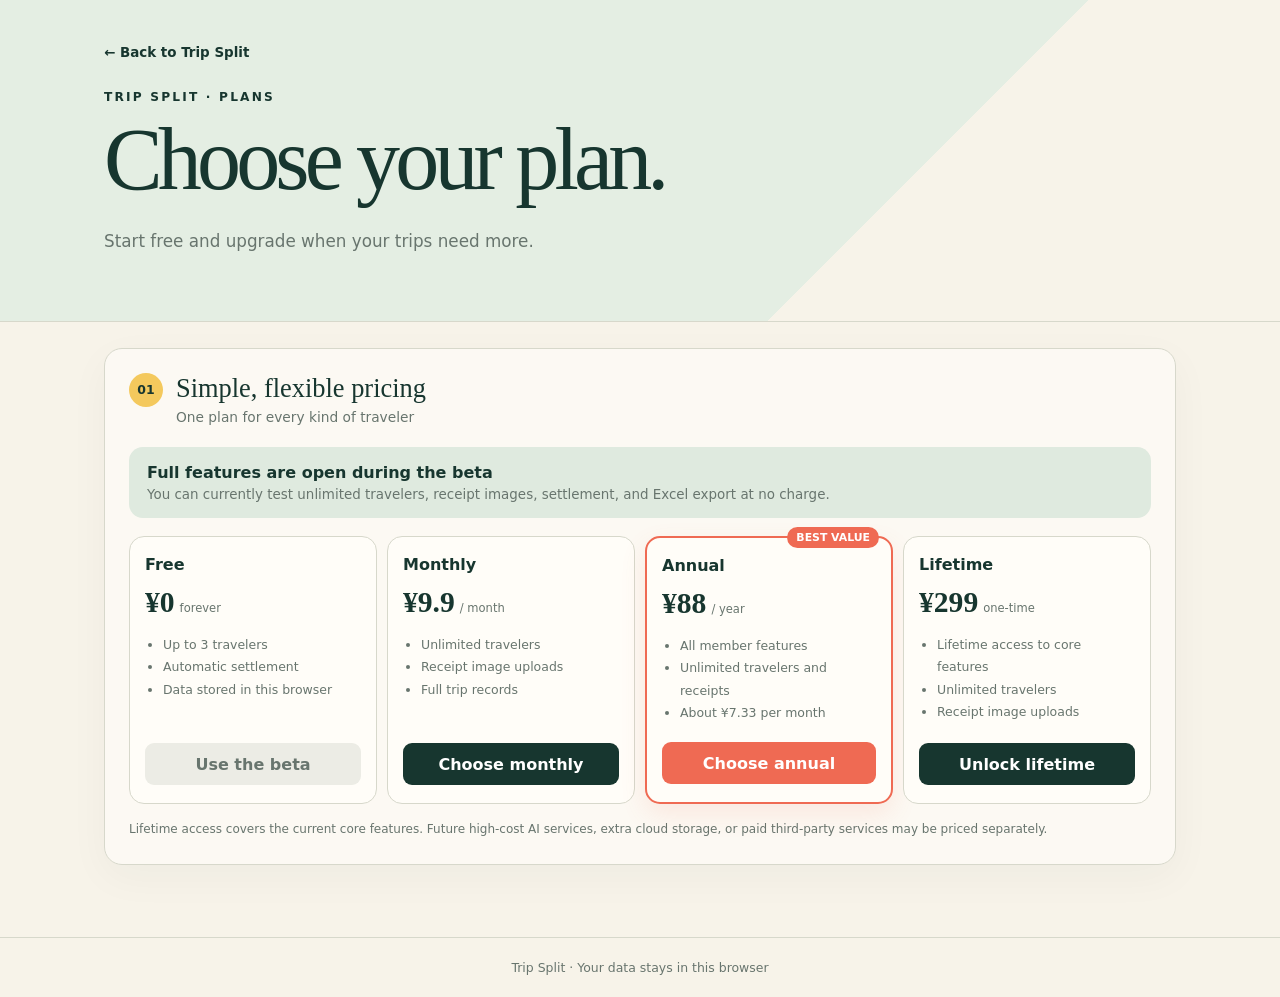
<file: trip-split-en/pricing.html>
<!doctype html>
<html lang="en">
<head>
  <meta charset="utf-8">
  <meta name="viewport" content="width=device-width, initial-scale=1">
  <meta name="theme-color" content="#f7f3e9">
  <title>Plans | Trip Split</title>
  <meta name="description" content="Compare Trip Split plans for group travel expense tracking.">
  <link rel="stylesheet" href="styles.css">
</head>
<body class="pricing-page">
  <header class="pricing-hero">
    <div class="pricing-hero__inner">
      <a class="back-link" href="index.html">← Back to Trip Split</a>
      <p class="eyebrow">TRIP SPLIT · PLANS</p>
      <h1>Choose your plan.</h1>
      <p class="intro">Start free and upgrade when your trips need more.</p>
    </div>
  </header>

  <main class="pricing-layout">
    <section class="panel panel--pricing" aria-labelledby="pricingTitle">
      <div class="section-heading">
        <span>01</span>
        <div><h2 id="pricingTitle">Simple, flexible pricing</h2><p>One plan for every kind of traveler</p></div>
      </div>
      <div class="pricing-intro">
        <strong>Full features are open during the beta</strong>
        <p>You can currently test unlimited travelers, receipt images, settlement, and Excel export at no charge.</p>
      </div>
      <div class="price-grid">
        <article class="price-card">
          <p class="price-card__name">Free</p>
          <p class="price"><b>¥0</b><span>forever</span></p>
          <ul><li>Up to 3 travelers</li><li>Automatic settlement</li><li>Data stored in this browser</li></ul>
          <a class="price-button price-button--current" href="index.html">Use the beta</a>
        </article>
        <article class="price-card">
          <p class="price-card__name">Monthly</p>
          <p class="price"><b>¥9.9</b><span>/ month</span></p>
          <ul><li>Unlimited travelers</li><li>Receipt image uploads</li><li>Full trip records</li></ul>
          <button class="price-button" type="button" data-plan="Monthly · ¥9.9/month">Choose monthly</button>
        </article>
        <article class="price-card price-card--featured">
          <span class="recommended">BEST VALUE</span>
          <p class="price-card__name">Annual</p>
          <p class="price"><b>¥88</b><span>/ year</span></p>
          <ul><li>All member features</li><li>Unlimited travelers and receipts</li><li>About ¥7.33 per month</li></ul>
          <button class="price-button" type="button" data-plan="Annual · ¥88/year">Choose annual</button>
        </article>
        <article class="price-card">
          <p class="price-card__name">Lifetime</p>
          <p class="price"><b>¥299</b><span>one-time</span></p>
          <ul><li>Lifetime access to core features</li><li>Unlimited travelers</li><li>Receipt image uploads</li></ul>
          <button class="price-button" type="button" data-plan="Lifetime · ¥299">Unlock lifetime</button>
        </article>
      </div>
      <p class="pricing-note">Lifetime access covers the current core features. Future high-cost AI services, extra cloud storage, or paid third-party services may be priced separately.</p>
    </section>
  </main>

  <dialog id="paymentDialog" class="payment-dialog" aria-labelledby="paymentTitle">
    <button id="closePaymentDialog" class="dialog-close" type="button" aria-label="Close">×</button>
    <span class="dialog-icon" aria-hidden="true">¥</span>
    <h2 id="paymentTitle">Checkout is coming soon</h2>
    <p id="selectedPlan">Online payment is being prepared.</p>
    <p class="dialog-detail">No charge will be made and no payment details are collected yet. Full features remain available during the beta.</p>
    <a class="dialog-pricing-link" href="index.html">Continue with the beta</a>
  </dialog>

  <footer>Trip Split · Your data stays in this browser</footer>
  <script src="pricing.js"></script>
</body>
</html>
</file>
<file: styles.css>
:root {
  --bg: #fff4cf;
  --ink: #111111;
  --muted: #494239;
  --line: #111111;
  --main-blue: #2d7dff;
  --main-yellow: #ffe34f;
  --side-pink: #ff4fb3;
  --side-green: #45f2a7;
  --violet: #7b4dff;
  --white: #ffffff;
  --shadow: 8px 8px 0 #111111;
}

* {
  box-sizing: border-box;
}

html {
  scroll-behavior: smooth;
}

body {
  margin: 0;
  background:
    radial-gradient(circle at 1px 1px, rgba(17, 17, 17, 0.16) 1px, transparent 0) 0 0 / 20px 20px,
    linear-gradient(135deg, rgba(255, 79, 179, 0.16), transparent 34%),
    linear-gradient(315deg, rgba(45, 125, 255, 0.18), transparent 36%),
    var(--bg);
  color: var(--ink);
  font-family: "Inter", system-ui, -apple-system, BlinkMacSystemFont, "Segoe UI", sans-serif;
  line-height: 1.6;
}

a {
  color: inherit;
  text-decoration: none;
}

.site-header {
  position: sticky;
  top: 0;
  z-index: 20;
  display: flex;
  align-items: center;
  justify-content: space-between;
  gap: 20px;
  padding: 16px clamp(18px, 5vw, 64px);
  border-bottom: 4px solid var(--line);
  background: rgba(255, 244, 207, 0.92);
  backdrop-filter: blur(14px);
}

.brand,
h1,
h2 {
  font-family: "Archivo Black", Impact, sans-serif;
  letter-spacing: 0;
  text-transform: uppercase;
}

.brand {
  font-size: 20px;
}

.site-nav {
  display: flex;
  flex-wrap: wrap;
  justify-content: flex-end;
  gap: 8px;
}

.site-nav a {
  padding: 7px 11px;
  border: 3px solid var(--line);
  background: var(--white);
  box-shadow: 3px 3px 0 var(--line);
  font-size: 13px;
  font-weight: 900;
}

.site-nav a:hover,
.site-nav a:focus-visible {
  background: var(--main-yellow);
  transform: translate(2px, 2px);
  box-shadow: 1px 1px 0 var(--line);
}

.hero {
  position: relative;
  display: grid;
  grid-template-columns: minmax(0, 1fr) minmax(300px, 420px);
  gap: clamp(32px, 6vw, 72px);
  align-items: center;
  min-height: calc(100vh - 72px);
  padding: clamp(52px, 8vw, 96px) clamp(20px, 6vw, 84px);
  overflow: hidden;
}

.hero__pattern {
  position: absolute;
  inset: 0;
  z-index: -1;
  background:
    linear-gradient(120deg, rgba(45, 125, 255, 0.8) 0 20%, transparent 20%),
    linear-gradient(300deg, rgba(255, 79, 179, 0.76) 0 18%, transparent 18%),
    radial-gradient(circle at 82% 18%, var(--main-yellow) 0 8%, transparent 8.2%),
    radial-gradient(circle at 14% 82%, var(--side-green) 0 9%, transparent 9.2%);
}

.hero__content {
  max-width: 820px;
}

.eyebrow,
.section-label,
.quest-type {
  margin: 0 0 12px;
  font-size: 13px;
  font-weight: 900;
  letter-spacing: 0;
  text-transform: uppercase;
}

.eyebrow {
  display: inline-block;
  padding: 8px 12px;
  border: 4px solid var(--line);
  background: var(--side-green);
  box-shadow: 5px 5px 0 var(--line);
}

h1,
h2,
h3,
p {
  overflow-wrap: anywhere;
}

h1 {
  margin: 0;
  width: fit-content;
  font-size: clamp(32px, 3.8vw, 56px);
  line-height: 1.02;
  text-decoration: underline;
  text-decoration-color: var(--line);
  text-decoration-thickness: 2px;
  text-underline-offset: 6px;
}

h1 > span {
  display: block;
  white-space: nowrap;
}

h2 {
  margin: 0;
  font-size: clamp(30px, 5vw, 56px);
  line-height: 1;
}

h3 {
  margin: 0;
  font-size: 22px;
  line-height: 1.22;
}

.hero__summary {
  max-width: 720px;
  margin: 24px 0 0;
  font-size: clamp(18px, 2vw, 23px);
  font-weight: 750;
}

.hero__actions {
  display: flex;
  flex-wrap: wrap;
  gap: 14px;
  margin-top: 32px;
}

.hero__quest-summary {
  display: grid;
  gap: 8px;
  max-width: 720px;
  margin-top: 24px;
  padding: 18px;
  border: 4px solid var(--line);
  background: var(--white);
  box-shadow: 5px 5px 0 var(--line);
}

.hero__quest-summary p {
  margin: 0;
  color: var(--muted);
  font-size: 17px;
  font-weight: 700;
  line-height: 1.45;
}

.hero__quest-summary strong {
  color: var(--violet);
}

.button {
  display: inline-flex;
  align-items: center;
  justify-content: center;
  min-height: 50px;
  padding: 12px 20px;
  border: 4px solid var(--line);
  box-shadow: 5px 5px 0 var(--line);
  font-weight: 950;
  text-transform: uppercase;
  transition: transform 0.18s ease, box-shadow 0.18s ease;
}

.button:hover,
.button:focus-visible {
  transform: translate(3px, 3px);
  box-shadow: 2px 2px 0 var(--line);
}

.button--primary {
  background: var(--side-pink);
  color: var(--white);
}

.button--secondary {
  background: var(--main-yellow);
}

.character-panel {
  display: grid;
  gap: 14px;
  padding: 22px;
  border: 5px solid var(--line);
  background: var(--white);
  box-shadow: var(--shadow);
  transform: rotate(2deg);
}

.avatar-badge {
  width: 120px;
  height: 120px;
  margin: 0 auto 8px;
  border: 5px solid var(--line);
  border-radius: 28px;
  overflow: hidden;
  background: var(--main-blue);
}

.avatar-badge img {
  display: block;
  width: 100%;
  height: 100%;
  object-fit: cover;
  object-position: 50% 28%;
}

.stat-row {
  padding: 13px;
  border: 3px solid var(--line);
  background: var(--main-yellow);
}

.stat-row:nth-child(2n) {
  background: var(--side-green);
}

.stat-row span {
  display: block;
  font-size: 12px;
  font-weight: 950;
}

.stat-row strong {
  display: block;
  margin-top: 2px;
  font-size: 16px;
}

.section {
  width: min(1160px, calc(100% - 40px));
  margin: 0 auto;
  padding: 86px 0;
}

.intro-section,
.resume-section,
.contact-section {
  display: grid;
  grid-template-columns: minmax(260px, 0.9fr) minmax(0, 1.1fr);
  gap: clamp(30px, 6vw, 76px);
  align-items: start;
}

.intro-card,
.quest-card,
.badge-card,
.resume-card,
.contact-list {
  border: 5px solid var(--line);
  background: var(--white);
  box-shadow: var(--shadow);
}

.intro-card {
  padding: 26px;
}

.intro-card p {
  margin: 0;
  color: var(--muted);
  font-size: 19px;
  font-weight: 700;
}

.intro-card p + p {
  margin-top: 18px;
}

.section-heading {
  margin-bottom: 28px;
}

.section-label {
  color: var(--violet);
}

.timeline-lanes {
  display: grid;
  grid-template-columns: minmax(0, 1fr) 112px minmax(0, 1fr);
  gap: 18px;
  align-items: center;
}

.timeline-lanes span {
  display: block;
  padding: 12px 16px;
  border: 5px solid var(--line);
  box-shadow: 5px 5px 0 var(--line);
  font-family: "Archivo Black", Impact, sans-serif;
  font-size: clamp(24px, 4vw, 44px);
  line-height: 0.96;
  text-transform: uppercase;
}

.timeline-lanes span:first-child {
  background: var(--main-yellow);
  color: var(--ink);
  text-align: right;
}

.timeline-lanes span:last-child {
  grid-column: 3;
  background: var(--side-pink);
  color: var(--white);
}

.timeline {
  position: relative;
  display: grid;
  gap: 22px;
}

.timeline::before {
  position: absolute;
  top: 0;
  bottom: 0;
  left: 50%;
  transform: translateX(-50%);
  width: 8px;
  border: 3px solid var(--line);
  background: repeating-linear-gradient(
    180deg,
    var(--main-yellow) 0 18px,
    var(--side-pink) 18px 36px,
    var(--main-blue) 36px 54px,
    var(--side-green) 54px 72px
  );
  content: "";
}

.timeline-item {
  position: relative;
  display: grid;
  grid-template-columns: minmax(0, 1fr) 112px minmax(0, 1fr);
  gap: 18px;
  align-items: start;
}

.timeline-date {
  position: sticky;
  top: 96px;
  z-index: 1;
  display: inline-flex;
  justify-content: center;
  grid-column: 2;
  align-self: start;
  padding: 9px 8px;
  border: 4px solid var(--line);
  background: var(--main-yellow);
  box-shadow: 4px 4px 0 var(--line);
  font-family: "Archivo Black", Impact, sans-serif;
  font-size: 14px;
  line-height: 1;
  text-align: center;
  text-transform: uppercase;
}

.timeline-item--main .quest-card {
  grid-column: 1;
  grid-row: 1;
}

.timeline-item--side .quest-card {
  grid-column: 3;
  grid-row: 1;
}

.timeline-item--both .quest-card--career {
  grid-column: 1;
  grid-row: 1;
}

.timeline-date--now {
  grid-column: 2;
  grid-row: 1;
  background: var(--side-pink);
  color: var(--white);
}

.timeline-date--game {
  grid-column: 2;
  grid-row: 1;
  margin-top: 82px;
  background: var(--side-pink);
  color: var(--white);
}

.timeline-item--main .quest-card--october-releases {
  grid-column: 3;
  grid-row: 1;
}

.timeline-item--both .quest-card--creative {
  grid-column: 3;
  grid-row: 1;
  align-self: start;
}

.timeline-item--july .quest-card--flood {
  grid-column: 1;
  grid-row: 1;
}

.timeline-item--side .timeline-date {
  background: var(--side-pink);
  color: var(--white);
}

.quest-card {
  position: relative;
  padding: 22px;
}

.quest-card::before {
  position: absolute;
  top: 14px;
  right: 14px;
  width: 32px;
  height: 32px;
  border: 3px solid var(--line);
  background: var(--main-yellow);
  clip-path: polygon(50% 0, 61% 35%, 98% 35%, 68% 56%, 80% 92%, 50% 70%, 20% 92%, 32% 56%, 2% 35%, 39% 35%);
  content: "";
}

.timeline-item--main .quest-card {
  background:
    linear-gradient(90deg, rgba(45, 125, 255, 0.14), transparent 42%),
    var(--white);
}

.timeline-item--side .quest-card {
  background:
    linear-gradient(90deg, rgba(255, 79, 179, 0.16), transparent 42%),
    var(--white);
}

.quest-card--career {
  background:
    linear-gradient(90deg, rgba(45, 125, 255, 0.14), transparent 42%),
    var(--white);
}

.quest-card--creative {
  background:
    linear-gradient(90deg, rgba(255, 79, 179, 0.16), transparent 42%),
    var(--white);
}

.quest-card--flood {
  background:
    linear-gradient(90deg, rgba(45, 125, 255, 0.14), transparent 42%),
    var(--white);
}

.quest-card p,
.resume-card p {
  color: var(--muted);
  font-weight: 680;
}

.quest-card .quest-emphasis {
  margin-bottom: 14px;
  color: var(--violet);
  font-weight: 900;
}

.career-entry {
  padding: 16px 0;
  border-bottom: 3px solid var(--line);
}

.career-entry:last-child {
  padding-bottom: 0;
  border-bottom: 0;
}

.career-entry__heading {
  display: flex;
  gap: 10px;
  align-items: flex-start;
  justify-content: space-between;
  margin-bottom: 9px;
}

.career-entry__heading h4 {
  margin: 0;
  color: var(--violet);
  font-size: 16px;
  line-height: 1.2;
}

.career-entry__heading span {
  flex: 0 0 auto;
  padding: 4px 6px;
  border: 2px solid var(--line);
  background: var(--main-yellow);
  font-size: 11px;
  font-weight: 950;
  text-transform: uppercase;
}

.quest-points {
  display: grid;
  gap: 9px;
  margin: 0;
  padding-left: 20px;
  color: var(--muted);
  font-weight: 680;
  line-height: 1.4;
}

.quest-reward {
  display: grid;
  gap: 6px;
  margin-top: 14px;
  padding: 13px;
  border: 3px solid var(--line);
  background: var(--bg);
}

.quest-reward strong {
  font-size: 13px;
  font-weight: 950;
  text-transform: uppercase;
}

.quest-reward--career {
  gap: 9px;
  margin-top: 18px;
  background: var(--side-green);
}

.quest-reward--career span {
  color: var(--ink);
  font-size: 13px;
  font-weight: 700;
  line-height: 1.4;
}

.quest-reward--creative,
.quest-reward--social {
  gap: 9px;
  margin-top: 20px;
  background: var(--main-yellow);
}

.quest-reward--social {
  background: var(--side-green);
}

.quest-reward--creative span,
.quest-reward--social span {
  color: var(--ink);
  font-size: 13px;
  font-weight: 700;
  line-height: 1.4;
}

.work-grid {
  display: grid;
  grid-template-columns: repeat(2, minmax(0, 1fr));
  gap: 12px;
  margin-top: 18px;
}

.work-group--books .work-grid {
  grid-template-columns: repeat(3, minmax(0, 1fr));
  gap: 8px;
}

.work-group--books .work-card {
  padding: 6px;
}

.work-group--books .work-card strong {
  font-size: 11px;
}

.work-group--books .work-card span {
  font-size: 9px;
}

.work-group + .work-group {
  margin-top: 22px;
}

.work-group h4 {
  display: inline-block;
  margin: 18px 0 0;
  padding: 6px 9px;
  border: 3px solid var(--line);
  background: var(--main-yellow);
  box-shadow: 3px 3px 0 var(--line);
  font-size: 14px;
  font-weight: 950;
  text-transform: uppercase;
}

.work-group h4 a {
  color: inherit;
  text-decoration: none;
}

.work-group + .work-group h4 {
  background: var(--side-green);
}

.work-card {
  display: grid;
  align-content: start;
  gap: 6px;
  min-width: 0;
  padding: 8px;
  border: 3px solid var(--line);
  background: var(--white);
  box-shadow: 4px 4px 0 var(--line);
  color: var(--ink);
  transition: transform 160ms ease, box-shadow 160ms ease;
}

.work-card:hover,
.work-card:focus-visible {
  transform: translate(-2px, -2px);
  box-shadow: 6px 6px 0 var(--line);
}

.work-card img {
  display: block;
  width: 100%;
  border: 2px solid var(--line);
  background: var(--bg);
  object-fit: cover;
}

.work-card--book img {
  aspect-ratio: 5 / 8;
}

.work-card--album img {
  aspect-ratio: 1;
}

.work-card--game img {
  aspect-ratio: 4 / 3;
  object-fit: contain;
}

.work-card--picture-book img {
  aspect-ratio: 525 / 466;
  object-fit: contain;
}

.work-card--game small,
.work-card--picture-book small {
  color: var(--body);
  font-size: 12px;
  font-weight: 700;
  line-height: 1.4;
}

.release-grid {
  display: grid;
  grid-template-columns: 1fr;
  gap: 12px;
  margin-top: 18px;
}

.work-card span {
  color: var(--violet);
  font-size: 11px;
  font-weight: 950;
  text-transform: uppercase;
}

.work-card strong {
  overflow-wrap: anywhere;
  font-size: 13px;
  line-height: 1.25;
}

.badge-grid {
  display: grid;
  grid-template-columns: repeat(3, minmax(0, 1fr));
  gap: 18px;
}

.badge-card {
  min-height: 190px;
  padding: 22px;
}

.badge-card span {
  display: inline-flex;
  padding: 5px 9px;
  border: 3px solid var(--line);
  background: var(--main-blue);
  color: var(--white);
  font-size: 12px;
  font-weight: 950;
}

.badge-card--side span {
  background: var(--side-pink);
}

.badge-card strong {
  display: block;
  margin-top: 18px;
  font-family: "Archivo Black", Impact, sans-serif;
  max-width: 100%;
  font-size: clamp(20px, 2.4vw, 30px);
  line-height: 0.96;
  overflow-wrap: normal;
  word-break: normal;
  text-transform: uppercase;
}

.badge-card p {
  margin: 14px 0 0;
  color: var(--muted);
  font-weight: 760;
}

.badge-card--main {
  background: linear-gradient(135deg, rgba(45, 125, 255, 0.24), rgba(255, 227, 79, 0.28)), var(--white);
}

.badge-card--side {
  background: linear-gradient(135deg, rgba(255, 79, 179, 0.24), rgba(69, 242, 167, 0.28)), var(--white);
}

.resume-card {
  padding: 26px;
}

.resume-card .button {
  margin-top: 18px;
}

.contact-list {
  display: grid;
  padding: 8px 24px;
}

.contact-list a,
.contact-list span {
  padding: 18px 0;
  border-bottom: 3px solid var(--line);
  color: var(--violet);
  font-size: 20px;
  font-weight: 950;
}

.contact-heading {
  padding: 18px;
  border: 5px solid var(--line);
  background: var(--side-green);
  box-shadow: 6px 6px 0 var(--line);
  font-size: clamp(25px, 3.2vw, 40px);
  line-height: 1.05;
}

.contact-list span {
  border-bottom: 0;
  color: var(--ink);
}

.site-footer {
  display: flex;
  justify-content: space-between;
  gap: 20px;
  padding: 26px clamp(20px, 5vw, 72px);
  border-top: 5px solid var(--line);
  background: var(--main-yellow);
  font-weight: 900;
}

.site-footer p {
  margin: 0;
}

.site-footer a {
  color: var(--violet);
}

@media (max-width: 980px) {
  .hero,
  .intro-section,
  .resume-section,
  .contact-section {
    grid-template-columns: 1fr;
  }

  .character-panel {
    transform: none;
  }

  .badge-grid {
    grid-template-columns: repeat(2, minmax(0, 1fr));
  }
}

@media (max-width: 720px) {
  .site-header {
    align-items: flex-start;
    flex-direction: column;
  }

  .site-nav {
    justify-content: flex-start;
  }

  .timeline::before {
    left: 17px;
    transform: none;
  }

  .timeline-lanes {
    grid-template-columns: 1fr;
  }

  .timeline-lanes span:first-child,
  .timeline-lanes span:last-child {
    grid-column: auto;
    text-align: left;
  }

  .timeline-item {
    grid-template-columns: 1fr;
    gap: 14px;
    padding-left: 44px;
  }

  .timeline-date {
    position: relative;
    top: auto;
    grid-column: auto;
    justify-content: flex-start;
    width: fit-content;
  }

  .timeline-item--main .quest-card,
  .timeline-item--side .quest-card,
  .timeline-item--both .quest-card--career,
  .timeline-item--july .quest-card--flood,
  .timeline-item--both .quest-card--creative,
  .timeline-item--both .timeline-date--now {
    grid-column: auto;
    grid-row: auto;
    margin-top: 0;
  }

  .timeline-date--game,
  .timeline-item--main .quest-card--october-releases {
    grid-column: auto;
    grid-row: auto;
    margin-top: 0;
  }

  .release-grid {
    grid-template-columns: 1fr;
  }

  .badge-grid {
    grid-template-columns: 1fr;
  }

  .button {
    width: 100%;
  }

  h1 {
    font-size: clamp(28px, 8.5vw, 42px);
  }

  h1 > span {
    white-space: normal;
  }

  .career-entry__heading {
    display: grid;
    justify-content: start;
  }
}

@media (max-width: 520px) {
  h1 {
    font-size: 42px;
  }

  .section {
    width: min(100% - 28px, 1160px);
    padding: 62px 0;
  }

  .quest-card,
  .intro-card,
  .resume-card,
  .contact-list {
    box-shadow: 5px 5px 0 var(--line);
  }
}
</file>
<file: trip-split-en/styles.css>
:root {
  --paper: #f7f3e9;
  --ink: #17362f;
  --muted: #68756e;
  --line: #d7d8cb;
  --coral: #ef6a53;
  --yellow: #f4c95d;
  --white: #fffdf8;
  --green-soft: #dfeadf;
  font-family: Inter, ui-sans-serif, system-ui, -apple-system, "PingFang SC", "Microsoft YaHei", sans-serif;
  color: var(--ink);
  background: var(--paper);
}

* { box-sizing: border-box; }
body { margin: 0; min-width: 320px; background: var(--paper); }
html { scroll-behavior: smooth; }
button, input, select { font: inherit; }
button { cursor: pointer; }
.sr-only { position: absolute; width: 1px; height: 1px; padding: 0; margin: -1px; overflow: hidden; clip: rect(0, 0, 0, 0); white-space: nowrap; border: 0; }

.hero { border-bottom: 1px solid var(--line); background: radial-gradient(circle at 80% 18%, rgba(244,201,93,.72) 0 6%, transparent 6.5%), linear-gradient(125deg, #e4eee3 0 58%, #f7f3e9 58%); }
.hero__inner { max-width: 1120px; margin: auto; padding: 62px 24px 46px; }
.eyebrow { margin: 0 0 16px; font-size: .76rem; letter-spacing: .18em; font-weight: 800; }
h1 { margin: 0; max-width: 680px; font-family: Georgia, "Songti SC", serif; font-weight: 500; font-size: clamp(3.2rem, 8vw, 6.8rem); line-height: .9; letter-spacing: -.055em; }
h1 em { color: var(--coral); font-weight: 500; }
.intro { max-width: 470px; margin: 28px 0; color: var(--muted); font-size: 1.05rem; line-height: 1.75; }
.pricing-link { display: inline-flex; align-items: center; min-height: 42px; margin: -10px 0 24px; padding: 0 16px; border-radius: 999px; color: white; background: var(--ink); font-size: .84rem; font-weight: 750; text-decoration: none; }
.pricing-hero { border-bottom: 1px solid var(--line); background: linear-gradient(135deg, #e4eee3 0 68%, #f7f3e9 68%); }
.pricing-hero__inner { max-width: 1120px; margin: auto; padding: 42px 24px 36px; }
.pricing-hero h1 { font-size: clamp(3rem, 7vw, 5.5rem); }
.back-link { display: inline-flex; margin-bottom: 30px; color: var(--ink); font-size: .84rem; font-weight: 750; text-decoration: none; }
.pricing-layout { max-width: 1120px; margin: 0 auto; padding: 26px 24px 72px; }
.hero__stats { display: flex; flex-wrap: wrap; gap: 10px; }
.hero__stats span { padding: 10px 14px; background: rgba(255,253,248,.76); border: 1px solid var(--line); border-radius: 999px; font-size: .86rem; }
.hero__stats b { margin-right: 3px; }

.layout { max-width: 1120px; margin: 0 auto; padding: 26px 24px 72px; display: grid; grid-template-columns: .85fr 1.15fr; gap: 18px; }
.panel { border: 1px solid var(--line); border-radius: 18px; padding: 24px; background: rgba(255,253,248,.68); box-shadow: 0 12px 40px rgba(23,54,47,.04); }
.panel--settlement { background: var(--ink); color: var(--white); }
.section-heading { display: flex; gap: 13px; align-items: flex-start; margin-bottom: 22px; }
.section-heading > span { display: grid; place-items: center; width: 34px; height: 34px; flex: none; border-radius: 50%; background: var(--yellow); color: var(--ink); font-size: .78rem; font-weight: 800; }
.section-heading h2 { margin: 0; font-family: Georgia, "Songti SC", serif; font-weight: 500; font-size: 1.65rem; }
.section-heading p { margin: 5px 0 0; color: var(--muted); font-size: .86rem; }
.panel--settlement .section-heading p { color: #aebdb7; }

.inline-form { display: flex; gap: 8px; }
input, select { width: 100%; min-height: 46px; padding: 10px 12px; color: var(--ink); background: var(--white); border: 1px solid var(--line); border-radius: 10px; outline: none; }
input:focus, select:focus { border-color: var(--coral); box-shadow: 0 0 0 3px rgba(239,106,83,.13); }
.button { min-height: 46px; border: 0; border-radius: 10px; padding: 0 18px; font-weight: 750; }
.button--dark { flex: none; color: white; background: var(--ink); }
.button--accent { width: 100%; color: white; background: var(--coral); }
.button:hover { filter: brightness(.96); transform: translateY(-1px); }

.people-list { display: flex; flex-wrap: wrap; gap: 8px; margin-top: 16px; }
.person-chip { display: inline-flex; align-items: center; gap: 7px; padding: 8px 9px 8px 13px; border-radius: 999px; background: var(--green-soft); font-size: .88rem; }
.person-chip button { width: 23px; height: 23px; padding: 0; border: 0; border-radius: 50%; color: var(--muted); background: rgba(255,255,255,.6); }

.expense-form { display: grid; grid-template-columns: 1fr 1fr; gap: 14px; }
.expense-form label { display: grid; gap: 7px; font-size: .82rem; font-weight: 700; }
.expense-form label:first-child { grid-column: 1 / -1; }
fieldset { grid-column: 1 / -1; position: relative; margin: 0; padding: 13px; border: 1px solid var(--line); border-radius: 12px; }
legend { padding: 0 5px; font-size: .82rem; font-weight: 700; }
.check-actions { position: absolute; right: 10px; top: -28px; display: flex; gap: 4px; }
.check-actions button { border: 0; background: none; color: var(--coral); font-size: .76rem; }
.participant-checks { display: flex; flex-wrap: wrap; gap: 8px; }
.participant-checks label { display: flex; grid: none; align-items: center; gap: 7px; padding: 8px 10px; border: 1px solid var(--line); border-radius: 8px; background: white; font-weight: 500; }
.participant-checks input { width: 16px; min-height: auto; accent-color: var(--coral); }
.receipt-field { grid-column: 1 / -1; }
.upload-control { position: relative; display: grid; place-items: center; min-height: 58px; padding: 10px 14px; border: 1px dashed #afb6ac; border-radius: 10px; color: var(--muted); background: rgba(255,255,255,.55); font-weight: 600; text-align: center; overflow: hidden; }
.upload-control input { position: absolute; inset: 0; width: 100%; height: 100%; min-height: 0; opacity: 0; cursor: pointer; }
.upload-control:hover { border-color: var(--coral); color: var(--coral); }
.receipt-preview { grid-column: 1 / -1; align-items: center; gap: 12px; padding: 10px; border-radius: 12px; background: var(--green-soft); }
.receipt-preview:not([hidden]) { display: flex; }
.receipt-preview img { width: 72px; height: 72px; object-fit: cover; border-radius: 9px; background: white; }
.receipt-preview button { padding: 7px 10px; border: 0; border-radius: 7px; color: var(--coral); background: white; }
.expense-form .button, .form-hint { grid-column: 1 / -1; }
.form-hint { min-height: 1.1em; margin: -3px 0 0; color: var(--coral); font-size: .8rem; }

.empty { padding: 22px; text-align: center; border: 1px dashed var(--line); border-radius: 12px; color: var(--muted); font-size: .88rem; }
.expense-list { display: grid; gap: 9px; }
.expense-item { display: grid; grid-template-columns: auto 1fr auto auto; gap: 12px; align-items: center; padding: 12px; border-bottom: 1px solid var(--line); }
.expense-icon { display: grid; place-items: center; width: 38px; height: 38px; border-radius: 10px; background: var(--yellow); font-size: 1.05rem; }
.expense-item h3 { margin: 0; font-size: .94rem; }
.expense-item p { margin: 4px 0 0; color: var(--muted); font-size: .75rem; line-height: 1.4; }
.receipt-thumb { display: inline-flex; align-items: center; gap: 7px; margin-top: 7px; padding: 0; border: 0; color: var(--coral); background: none; font-size: .74rem; font-weight: 700; text-decoration: none; }
.receipt-thumb img { display: block; width: 46px; height: 46px; object-fit: cover; border: 1px solid var(--line); border-radius: 7px; }
.amount { font-family: Georgia, serif; font-size: 1.15rem; font-weight: 700; }
.delete { width: 29px; height: 29px; padding: 0; border: 0; border-radius: 50%; color: var(--muted); background: transparent; }
.delete:hover { color: var(--coral); background: #f6e3df; }

.balances { display: grid; gap: 6px; margin-bottom: 26px; }
.balance-row { display: grid; grid-template-columns: 1fr auto; gap: 8px; padding: 9px 0; border-bottom: 1px solid rgba(255,255,255,.13); }
.balance-row small { display: block; margin-top: 3px; color: #aebdb7; }
.positive { color: #8ad0a8; }
.negative { color: #ff9e8e; }
.settlement-label { margin-bottom: 10px; color: var(--yellow); font-size: .75rem; font-weight: 800; letter-spacing: .12em; }
.transfers { display: grid; gap: 9px; }
.transfer { display: grid; grid-template-columns: 1fr auto 1fr; align-items: center; gap: 10px; padding: 13px; border: 1px solid rgba(255,255,255,.13); border-radius: 12px; background: rgba(255,255,255,.06); }
.transfer span:last-child { text-align: right; }
.transfer b { color: var(--yellow); white-space: nowrap; font-size: .92rem; }
.panel--settlement .empty { color: #aebdb7; border-color: rgba(255,255,255,.2); }
.settlement-actions { display: flex; align-items: center; gap: 16px; margin-top: 24px; }
.export-button { display: inline-flex; align-items: center; min-height: 42px; padding: 0 15px; border: 0; border-radius: 9px; color: var(--ink); background: var(--yellow); font-weight: 800; text-decoration: none; }
.export-button[aria-disabled="true"] { cursor: not-allowed; opacity: .45; }
.reset-button { padding: 0; border: 0; color: #aebdb7; background: none; text-decoration: underline; text-underline-offset: 4px; }
.panel--pricing { grid-column: 1 / -1; }
.pricing-intro { margin-bottom: 18px; padding: 16px 18px; border-radius: 14px; background: var(--green-soft); }
.pricing-intro p { margin: 5px 0 0; color: var(--muted); font-size: .84rem; }
.price-grid { display: grid; grid-template-columns: repeat(4, minmax(0, 1fr)); gap: 10px; align-items: stretch; }
.price-card { position: relative; display: flex; flex-direction: column; min-width: 0; padding: 18px 15px; border: 1px solid var(--line); border-radius: 15px; background: var(--white); }
.price-card--featured { border: 2px solid var(--coral); box-shadow: 0 10px 26px rgba(239,106,83,.12); }
.recommended { position: absolute; top: -11px; right: 12px; padding: 4px 9px; border-radius: 999px; color: white; background: var(--coral); font-size: .68rem; font-weight: 800; }
.price-card__name { margin: 0 0 12px; font-weight: 800; }
.price { display: flex; align-items: baseline; gap: 5px; margin: 0 0 15px; }
.price b { font-family: Georgia, serif; font-size: 1.85rem; }
.price span { color: var(--muted); font-size: .72rem; }
.price-card ul { flex: 1; margin: 0 0 18px; padding-left: 18px; color: var(--muted); font-size: .78rem; line-height: 1.8; }
.price-button { display: inline-flex; align-items: center; justify-content: center; width: 100%; min-height: 42px; border: 0; border-radius: 9px; color: white; background: var(--ink); font-weight: 750; text-decoration: none; }
.price-card--featured .price-button { background: var(--coral); }
.price-button--current { color: var(--muted); background: #ecece5; cursor: default; }
.pricing-note { margin: 16px 0 0; color: var(--muted); font-size: .75rem; line-height: 1.6; }
.payment-dialog { width: min(430px, calc(100% - 30px)); padding: 30px; border: 0; border-radius: 20px; color: var(--ink); background: var(--white); box-shadow: 0 24px 70px rgba(23,54,47,.28); text-align: center; }
.payment-dialog::backdrop { background: rgba(23,54,47,.62); backdrop-filter: blur(4px); }
.payment-dialog h2 { margin: 13px 0 8px; font-family: Georgia, "Songti SC", serif; font-size: 1.7rem; }
.payment-dialog p { margin: 0; }
.dialog-icon { display: grid; place-items: center; width: 52px; height: 52px; margin: auto; border-radius: 50%; color: var(--ink); background: var(--yellow); font: 700 1.35rem Georgia, serif; }
.dialog-close { position: absolute; top: 10px; right: 12px; width: 34px; height: 34px; padding: 0; border: 0; border-radius: 50%; color: var(--muted); background: #f1eee6; font-size: 1.3rem; }
#selectedPlan { color: var(--coral); font-weight: 800; }
.dialog-detail { margin-top: 13px !important; color: var(--muted); font-size: .82rem; line-height: 1.65; }
.dialog-pricing-link { display: inline-flex; align-items: center; min-height: 42px; margin-top: 18px; padding: 0 16px; border-radius: 9px; color: white; background: var(--ink); font-weight: 750; text-decoration: none; }
.receipt-dialog { width: min(940px, calc(100% - 24px)); height: min(90vh, 820px); padding: 0; border: 0; border-radius: 18px; color: white; background: #102520; box-shadow: 0 26px 80px rgba(0,0,0,.45); overflow: hidden; }
.receipt-dialog[open] { display: grid; grid-template-rows: auto minmax(0, 1fr) auto; }
.receipt-dialog::backdrop { background: rgba(7,18,15,.84); backdrop-filter: blur(5px); }
.receipt-dialog__header { display: flex; align-items: center; justify-content: space-between; gap: 12px; padding: 13px 16px; border-bottom: 1px solid rgba(255,255,255,.12); }
.receipt-dialog__header h2 { margin: 0; font-size: .95rem; }
.receipt-dialog__header button { width: 38px; height: 38px; padding: 0; border: 0; border-radius: 50%; color: white; background: rgba(255,255,255,.12); font-size: 1.45rem; }
.receipt-dialog__canvas { min-height: 0; overflow: auto; display: grid; place-items: center; padding: 18px; }
.receipt-dialog__canvas img { max-width: 100%; max-height: 100%; transform-origin: center; transition: transform .16s ease; box-shadow: 0 5px 26px rgba(0,0,0,.28); }
.receipt-dialog__tools { display: flex; justify-content: center; gap: 10px; padding: 12px 16px max(12px, env(safe-area-inset-bottom)); border-top: 1px solid rgba(255,255,255,.12); }
.receipt-dialog__tools button { min-width: 48px; min-height: 42px; padding: 0 14px; border: 0; border-radius: 9px; color: var(--ink); background: var(--yellow); font-weight: 800; }
footer { padding: 22px; border-top: 1px solid var(--line); text-align: center; color: var(--muted); font-size: .78rem; }
.mobile-nav { display: none; }

@media (max-width: 760px) {
  body { padding-bottom: calc(70px + env(safe-area-inset-bottom)); }
  .hero { background: radial-gradient(circle at 89% 16%, rgba(244,201,93,.9) 0 7%, transparent 7.5%), linear-gradient(145deg, #e4eee3 0 73%, #f7f3e9 73%); }
  .hero__inner { padding: 30px 18px 24px; }
  .eyebrow { margin-bottom: 12px; font-size: .66rem; }
  h1 { max-width: 330px; font-size: clamp(2.75rem, 14vw, 4rem); line-height: .92; }
  .intro { margin: 17px 0 18px; font-size: .9rem; line-height: 1.55; }
  .pricing-link { min-height: 40px; margin: -4px 0 18px; }
  .pricing-hero__inner { padding: 26px 18px 24px; }
  .pricing-hero h1 { font-size: clamp(2.6rem, 13vw, 4rem); }
  .back-link { margin-bottom: 22px; }
  .pricing-layout { padding: 12px 10px 34px; }
  .hero__stats { display: grid; grid-template-columns: repeat(3, 1fr); gap: 7px; }
  .hero__stats span { display: grid; gap: 2px; padding: 9px 6px; border-radius: 12px; text-align: center; font-size: .68rem; }
  .hero__stats b { display: block; margin: 0; font-size: .98rem; }
  .layout { grid-template-columns: 1fr; gap: 12px; padding: 12px 10px 24px; }
  .panel { scroll-margin-top: 10px; padding: 18px 16px; border-radius: 20px; box-shadow: 0 7px 24px rgba(23,54,47,.045); }
  .section-heading { gap: 10px; margin-bottom: 17px; }
  .section-heading > span { width: 31px; height: 31px; font-size: .7rem; }
  .section-heading h2 { font-size: 1.45rem; }
  .section-heading p { margin-top: 3px; font-size: .78rem; }
  input, select { min-height: 50px; border-radius: 12px; font-size: 16px; }
  .button { min-height: 50px; border-radius: 12px; }
  .inline-form { gap: 7px; }
  .inline-form .button { padding-inline: 17px; }
  .person-chip { min-height: 38px; padding-left: 14px; }
  .expense-form { grid-template-columns: 1fr; gap: 13px; }
  .expense-form label:first-child, .receipt-field, .receipt-preview, fieldset, .expense-form .button, .form-hint { grid-column: 1; }
  .expense-form label { font-size: .8rem; }
  .upload-control { min-height: 54px; }
  fieldset { padding: 13px 11px; border-radius: 13px; }
  .participant-checks { display: grid; grid-template-columns: repeat(2, minmax(0, 1fr)); gap: 7px; }
  .participant-checks label { min-height: 43px; justify-content: center; border-radius: 10px; }
  .button--accent { min-height: 54px; font-size: 1rem; }
  .expense-list { gap: 9px; }
  .expense-item { grid-template-columns: 36px minmax(0, 1fr) auto; gap: 10px; padding: 13px 11px; border: 1px solid var(--line); border-radius: 14px; background: rgba(255,255,255,.48); }
  .expense-icon { width: 36px; height: 36px; }
  .expense-item h3 { font-size: .98rem; }
  .expense-item p { font-size: .72rem; }
  .expense-item .amount { grid-column: 2; font-size: 1.1rem; color: var(--coral); }
  .expense-item .delete { grid-row: 1 / 3; grid-column: 3; align-self: start; background: #f3eee5; }
  .receipt-thumb img { width: 42px; height: 42px; }
  .receipt-dialog { width: 100%; height: 100dvh; max-height: none; border-radius: 0; }
  .receipt-dialog__canvas { padding: 12px; }
  .balance-row { gap: 10px; padding: 11px 0; font-size: .9rem; }
  .balance-row small { font-size: .7rem; }
  .transfer { grid-template-columns: minmax(0, 1fr) auto minmax(0, 1fr); padding: 12px 10px; font-size: .86rem; }
  .settlement-actions { align-items: stretch; flex-direction: column; gap: 12px; }
  .export-button { justify-content: center; min-height: 48px; }
  .reset-button { min-height: 38px; }
  .panel--pricing { grid-column: 1; }
  .price-grid { grid-template-columns: 1fr; gap: 11px; }
  .price-card { padding: 18px; }
  .price-card ul { margin-bottom: 14px; }
  .payment-dialog { padding: 28px 20px 22px; }
  footer { padding: 18px 16px 8px; border-top: 0; }
  .mobile-nav { position: fixed; z-index: 20; right: 8px; bottom: max(8px, env(safe-area-inset-bottom)); left: 8px; display: grid; grid-template-columns: repeat(5, 1fr); padding: 6px; border: 1px solid rgba(255,255,255,.12); border-radius: 17px; background: rgba(23,54,47,.94); box-shadow: 0 10px 34px rgba(23,54,47,.28); backdrop-filter: blur(14px); }
  .mobile-nav a { display: grid; place-items: center; gap: 2px; min-height: 47px; border-radius: 12px; color: #dce7e1; font-size: .67rem; text-decoration: none; }
  .mobile-nav a:active { color: var(--ink); background: var(--yellow); }
  .mobile-nav span { color: var(--yellow); font-size: .58rem; font-weight: 800; letter-spacing: .08em; }
  .mobile-nav a:active span { color: var(--ink); }
}

@media (max-width: 430px) {
  .hero__stats span { padding-inline: 3px; }
  .panel { padding-inline: 14px; }
}
</file>
<file: trip-split/styles.css>
:root {
  --paper: #f7f3e9;
  --ink: #17362f;
  --muted: #68756e;
  --line: #d7d8cb;
  --coral: #ef6a53;
  --yellow: #f4c95d;
  --white: #fffdf8;
  --green-soft: #dfeadf;
  font-family: Inter, ui-sans-serif, system-ui, -apple-system, "PingFang SC", "Microsoft YaHei", sans-serif;
  color: var(--ink);
  background: var(--paper);
}

* { box-sizing: border-box; }
body { margin: 0; min-width: 320px; background: var(--paper); }
html { scroll-behavior: smooth; }
button, input, select { font: inherit; }
button { cursor: pointer; }
.sr-only { position: absolute; width: 1px; height: 1px; padding: 0; margin: -1px; overflow: hidden; clip: rect(0, 0, 0, 0); white-space: nowrap; border: 0; }

.hero { border-bottom: 1px solid var(--line); background: radial-gradient(circle at 80% 18%, rgba(244,201,93,.72) 0 6%, transparent 6.5%), linear-gradient(125deg, #e4eee3 0 58%, #f7f3e9 58%); }
.hero__inner { max-width: 1120px; margin: auto; padding: 62px 24px 46px; }
.eyebrow { margin: 0 0 16px; font-size: .76rem; letter-spacing: .18em; font-weight: 800; }
h1 { margin: 0; max-width: 680px; font-family: Georgia, "Songti SC", serif; font-weight: 500; font-size: clamp(3.2rem, 8vw, 6.8rem); line-height: .9; letter-spacing: -.055em; }
h1 em { color: var(--coral); font-weight: 500; }
.intro { max-width: 470px; margin: 28px 0; color: var(--muted); font-size: 1.05rem; line-height: 1.75; }
.hero__stats { display: flex; flex-wrap: wrap; gap: 10px; }
.hero__stats span { padding: 10px 14px; background: rgba(255,253,248,.76); border: 1px solid var(--line); border-radius: 999px; font-size: .86rem; }
.hero__stats b { margin-right: 3px; }

.layout { max-width: 1120px; margin: 0 auto; padding: 26px 24px 72px; display: grid; grid-template-columns: .85fr 1.15fr; gap: 18px; }
.panel { border: 1px solid var(--line); border-radius: 18px; padding: 24px; background: rgba(255,253,248,.68); box-shadow: 0 12px 40px rgba(23,54,47,.04); }
.panel--settlement { background: var(--ink); color: var(--white); }
.section-heading { display: flex; gap: 13px; align-items: flex-start; margin-bottom: 22px; }
.section-heading > span { display: grid; place-items: center; width: 34px; height: 34px; flex: none; border-radius: 50%; background: var(--yellow); color: var(--ink); font-size: .78rem; font-weight: 800; }
.section-heading h2 { margin: 0; font-family: Georgia, "Songti SC", serif; font-weight: 500; font-size: 1.65rem; }
.section-heading p { margin: 5px 0 0; color: var(--muted); font-size: .86rem; }
.panel--settlement .section-heading p { color: #aebdb7; }

.inline-form { display: flex; gap: 8px; }
input, select { width: 100%; min-height: 46px; padding: 10px 12px; color: var(--ink); background: var(--white); border: 1px solid var(--line); border-radius: 10px; outline: none; }
input:focus, select:focus { border-color: var(--coral); box-shadow: 0 0 0 3px rgba(239,106,83,.13); }
.button { min-height: 46px; border: 0; border-radius: 10px; padding: 0 18px; font-weight: 750; }
.button--dark { flex: none; color: white; background: var(--ink); }
.button--accent { width: 100%; color: white; background: var(--coral); }
.button:hover { filter: brightness(.96); transform: translateY(-1px); }

.people-list { display: flex; flex-wrap: wrap; gap: 8px; margin-top: 16px; }
.person-chip { display: inline-flex; align-items: center; gap: 7px; padding: 8px 9px 8px 13px; border-radius: 999px; background: var(--green-soft); font-size: .88rem; }
.person-chip button { width: 23px; height: 23px; padding: 0; border: 0; border-radius: 50%; color: var(--muted); background: rgba(255,255,255,.6); }

.expense-form { display: grid; grid-template-columns: 1fr 1fr; gap: 14px; }
.expense-form label { display: grid; gap: 7px; font-size: .82rem; font-weight: 700; }
.expense-form label:first-child { grid-column: 1 / -1; }
fieldset { grid-column: 1 / -1; position: relative; margin: 0; padding: 13px; border: 1px solid var(--line); border-radius: 12px; }
legend { padding: 0 5px; font-size: .82rem; font-weight: 700; }
.check-actions { position: absolute; right: 10px; top: -28px; display: flex; gap: 4px; }
.check-actions button { border: 0; background: none; color: var(--coral); font-size: .76rem; }
.participant-checks { display: flex; flex-wrap: wrap; gap: 8px; }
.participant-checks label { display: flex; grid: none; align-items: center; gap: 7px; padding: 8px 10px; border: 1px solid var(--line); border-radius: 8px; background: white; font-weight: 500; }
.participant-checks input { width: 16px; min-height: auto; accent-color: var(--coral); }
.receipt-field { grid-column: 1 / -1; }
.upload-control { position: relative; display: grid; place-items: center; min-height: 58px; padding: 10px 14px; border: 1px dashed #afb6ac; border-radius: 10px; color: var(--muted); background: rgba(255,255,255,.55); font-weight: 600; text-align: center; overflow: hidden; }
.upload-control input { position: absolute; inset: 0; width: 100%; height: 100%; min-height: 0; opacity: 0; cursor: pointer; }
.upload-control:hover { border-color: var(--coral); color: var(--coral); }
.receipt-preview { grid-column: 1 / -1; align-items: center; gap: 12px; padding: 10px; border-radius: 12px; background: var(--green-soft); }
.receipt-preview:not([hidden]) { display: flex; }
.receipt-preview img { width: 72px; height: 72px; object-fit: cover; border-radius: 9px; background: white; }
.receipt-preview button { padding: 7px 10px; border: 0; border-radius: 7px; color: var(--coral); background: white; }
.expense-form .button, .form-hint { grid-column: 1 / -1; }
.form-hint { min-height: 1.1em; margin: -3px 0 0; color: var(--coral); font-size: .8rem; }

.empty { padding: 22px; text-align: center; border: 1px dashed var(--line); border-radius: 12px; color: var(--muted); font-size: .88rem; }
.expense-list { display: grid; gap: 9px; }
.expense-item { display: grid; grid-template-columns: auto 1fr auto auto; gap: 12px; align-items: center; padding: 12px; border-bottom: 1px solid var(--line); }
.expense-icon { display: grid; place-items: center; width: 38px; height: 38px; border-radius: 10px; background: var(--yellow); font-size: 1.05rem; }
.expense-item h3 { margin: 0; font-size: .94rem; }
.expense-item p { margin: 4px 0 0; color: var(--muted); font-size: .75rem; line-height: 1.4; }
.receipt-thumb { display: inline-flex; align-items: center; gap: 7px; margin-top: 7px; padding: 0; border: 0; color: var(--coral); background: none; font-size: .74rem; font-weight: 700; text-decoration: none; }
.receipt-thumb img { display: block; width: 46px; height: 46px; object-fit: cover; border: 1px solid var(--line); border-radius: 7px; }
.amount { font-family: Georgia, serif; font-size: 1.15rem; font-weight: 700; }
.delete { width: 29px; height: 29px; padding: 0; border: 0; border-radius: 50%; color: var(--muted); background: transparent; }
.delete:hover { color: var(--coral); background: #f6e3df; }

.balances { display: grid; gap: 6px; margin-bottom: 26px; }
.balance-row { display: grid; grid-template-columns: 1fr auto; gap: 8px; padding: 9px 0; border-bottom: 1px solid rgba(255,255,255,.13); }
.balance-row small { display: block; margin-top: 3px; color: #aebdb7; }
.positive { color: #8ad0a8; }
.negative { color: #ff9e8e; }
.settlement-label { margin-bottom: 10px; color: var(--yellow); font-size: .75rem; font-weight: 800; letter-spacing: .12em; }
.transfers { display: grid; gap: 9px; }
.transfer { display: grid; grid-template-columns: 1fr auto 1fr; align-items: center; gap: 10px; padding: 13px; border: 1px solid rgba(255,255,255,.13); border-radius: 12px; background: rgba(255,255,255,.06); }
.transfer span:last-child { text-align: right; }
.transfer b { color: var(--yellow); white-space: nowrap; font-size: .92rem; }
.panel--settlement .empty { color: #aebdb7; border-color: rgba(255,255,255,.2); }
.settlement-actions { display: flex; align-items: center; gap: 16px; margin-top: 24px; }
.export-button { display: inline-flex; align-items: center; min-height: 42px; padding: 0 15px; border: 0; border-radius: 9px; color: var(--ink); background: var(--yellow); font-weight: 800; text-decoration: none; }
.export-button[aria-disabled="true"] { cursor: not-allowed; opacity: .45; }
.reset-button { padding: 0; border: 0; color: #aebdb7; background: none; text-decoration: underline; text-underline-offset: 4px; }
.receipt-dialog { width: min(940px, calc(100% - 24px)); height: min(90vh, 820px); padding: 0; border: 0; border-radius: 18px; color: white; background: #102520; box-shadow: 0 26px 80px rgba(0,0,0,.45); overflow: hidden; }
.receipt-dialog[open] { display: grid; grid-template-rows: auto minmax(0, 1fr) auto; }
.receipt-dialog::backdrop { background: rgba(7,18,15,.84); backdrop-filter: blur(5px); }
.receipt-dialog__header { display: flex; align-items: center; justify-content: space-between; gap: 12px; padding: 13px 16px; border-bottom: 1px solid rgba(255,255,255,.12); }
.receipt-dialog__header h2 { margin: 0; font-size: .95rem; }
.receipt-dialog__header button { width: 38px; height: 38px; padding: 0; border: 0; border-radius: 50%; color: white; background: rgba(255,255,255,.12); font-size: 1.45rem; }
.receipt-dialog__canvas { min-height: 0; overflow: auto; display: grid; place-items: center; padding: 18px; }
.receipt-dialog__canvas img { max-width: 100%; max-height: 100%; transform-origin: center; transition: transform .16s ease; box-shadow: 0 5px 26px rgba(0,0,0,.28); }
.receipt-dialog__tools { display: flex; justify-content: center; gap: 10px; padding: 12px 16px max(12px, env(safe-area-inset-bottom)); border-top: 1px solid rgba(255,255,255,.12); }
.receipt-dialog__tools button { min-width: 48px; min-height: 42px; padding: 0 14px; border: 0; border-radius: 9px; color: var(--ink); background: var(--yellow); font-weight: 800; }
footer { padding: 22px; border-top: 1px solid var(--line); text-align: center; color: var(--muted); font-size: .78rem; }
.mobile-nav { display: none; }

@media (max-width: 760px) {
  body { padding-bottom: calc(70px + env(safe-area-inset-bottom)); }
  .hero { background: radial-gradient(circle at 89% 16%, rgba(244,201,93,.9) 0 7%, transparent 7.5%), linear-gradient(145deg, #e4eee3 0 73%, #f7f3e9 73%); }
  .hero__inner { padding: 30px 18px 24px; }
  .eyebrow { margin-bottom: 12px; font-size: .66rem; }
  h1 { max-width: 330px; font-size: clamp(2.75rem, 14vw, 4rem); line-height: .92; }
  .intro { margin: 17px 0 18px; font-size: .9rem; line-height: 1.55; }
  .hero__stats { display: grid; grid-template-columns: repeat(3, 1fr); gap: 7px; }
  .hero__stats span { display: grid; gap: 2px; padding: 9px 6px; border-radius: 12px; text-align: center; font-size: .68rem; }
  .hero__stats b { display: block; margin: 0; font-size: .98rem; }
  .layout { grid-template-columns: 1fr; gap: 12px; padding: 12px 10px 24px; }
  .panel { scroll-margin-top: 10px; padding: 18px 16px; border-radius: 20px; box-shadow: 0 7px 24px rgba(23,54,47,.045); }
  .section-heading { gap: 10px; margin-bottom: 17px; }
  .section-heading > span { width: 31px; height: 31px; font-size: .7rem; }
  .section-heading h2 { font-size: 1.45rem; }
  .section-heading p { margin-top: 3px; font-size: .78rem; }
  input, select { min-height: 50px; border-radius: 12px; font-size: 16px; }
  .button { min-height: 50px; border-radius: 12px; }
  .inline-form { gap: 7px; }
  .inline-form .button { padding-inline: 17px; }
  .person-chip { min-height: 38px; padding-left: 14px; }
  .expense-form { grid-template-columns: 1fr; gap: 13px; }
  .expense-form label:first-child, .receipt-field, .receipt-preview, fieldset, .expense-form .button, .form-hint { grid-column: 1; }
  .expense-form label { font-size: .8rem; }
  .upload-control { min-height: 54px; }
  fieldset { padding: 13px 11px; border-radius: 13px; }
  .participant-checks { display: grid; grid-template-columns: repeat(2, minmax(0, 1fr)); gap: 7px; }
  .participant-checks label { min-height: 43px; justify-content: center; border-radius: 10px; }
  .button--accent { min-height: 54px; font-size: 1rem; }
  .expense-list { gap: 9px; }
  .expense-item { grid-template-columns: 36px minmax(0, 1fr) auto; gap: 10px; padding: 13px 11px; border: 1px solid var(--line); border-radius: 14px; background: rgba(255,255,255,.48); }
  .expense-icon { width: 36px; height: 36px; }
  .expense-item h3 { font-size: .98rem; }
  .expense-item p { font-size: .72rem; }
  .expense-item .amount { grid-column: 2; font-size: 1.1rem; color: var(--coral); }
  .expense-item .delete { grid-row: 1 / 3; grid-column: 3; align-self: start; background: #f3eee5; }
  .receipt-thumb img { width: 42px; height: 42px; }
  .receipt-dialog { width: 100%; height: 100dvh; max-height: none; border-radius: 0; }
  .receipt-dialog__canvas { padding: 12px; }
  .balance-row { gap: 10px; padding: 11px 0; font-size: .9rem; }
  .balance-row small { font-size: .7rem; }
  .transfer { grid-template-columns: minmax(0, 1fr) auto minmax(0, 1fr); padding: 12px 10px; font-size: .86rem; }
  .settlement-actions { align-items: stretch; flex-direction: column; gap: 12px; }
  .export-button { justify-content: center; min-height: 48px; }
  .reset-button { min-height: 38px; }
  footer { padding: 18px 16px 8px; border-top: 0; }
  .mobile-nav { position: fixed; z-index: 20; right: 8px; bottom: max(8px, env(safe-area-inset-bottom)); left: 8px; display: grid; grid-template-columns: repeat(4, 1fr); padding: 6px; border: 1px solid rgba(255,255,255,.12); border-radius: 17px; background: rgba(23,54,47,.94); box-shadow: 0 10px 34px rgba(23,54,47,.28); backdrop-filter: blur(14px); }
  .mobile-nav a { display: grid; place-items: center; gap: 2px; min-height: 47px; border-radius: 12px; color: #dce7e1; font-size: .67rem; text-decoration: none; }
  .mobile-nav a:active { color: var(--ink); background: var(--yellow); }
  .mobile-nav span { color: var(--yellow); font-size: .58rem; font-weight: 800; letter-spacing: .08em; }
  .mobile-nav a:active span { color: var(--ink); }
}

@media (max-width: 430px) {
  .hero__stats span { padding-inline: 3px; }
  .panel { padding-inline: 14px; }
}
</file>
<file: projects/120-questions/styles.css>
:root { --ink:#19302a; --paper:#fffdf8; --cream:#f3eadc; --gold:#b68a45; --wine:#641a25; --green:#123f31; }
* { box-sizing:border-box; }
html { scroll-behavior:smooth; }
body { margin:0; color:var(--ink); background:var(--paper); font-family:Inter,Arial,sans-serif; }
a { color:inherit; text-decoration:none; }
.topbar { min-height:76px; padding:14px clamp(22px,6vw,88px); display:flex; align-items:center; justify-content:space-between; gap:24px; border-bottom:1px solid #ddd2c2; background:rgba(255,253,248,.94); position:sticky; top:0; z-index:20; }
.author { font:700 25px 'Cormorant Garamond',serif; letter-spacing:1px; }
nav { display:flex; gap:28px; font-size:12px; font-weight:700; letter-spacing:1.2px; text-transform:uppercase; }
nav a:hover { color:var(--gold); }
.hero { min-height:720px; padding:90px clamp(24px,7vw,110px); display:grid; grid-template-columns:1.05fr .95fr; align-items:center; gap:60px; background:radial-gradient(circle at 75% 35%,#eadcc6 0,transparent 36%),linear-gradient(145deg,#fffdf8,#f3eadc); overflow:hidden; }
.kicker { margin:0 0 22px; color:var(--gold); font-size:12px; font-weight:700; letter-spacing:2.4px; text-transform:uppercase; }
h1,h2,h3 { font-family:'Cormorant Garamond',Georgia,serif; }
h1 { margin:0; font-size:clamp(56px,7vw,94px); line-height:.94; letter-spacing:-2.5px; font-weight:600; }
h1 em { color:var(--wine); font-weight:500; }
.lead { max-width:620px; margin:32px 0; color:#58665f; font:500 20px/1.65 'Cormorant Garamond',serif; }
.actions { display:flex; gap:13px; flex-wrap:wrap; }
.button { min-height:50px; padding:0 24px; display:inline-flex; align-items:center; border:1px solid var(--ink); font-size:11px; font-weight:700; letter-spacing:1.3px; text-transform:uppercase; }
.button-primary { color:white; background:var(--ink); }
.button:hover { background:var(--gold); border-color:var(--gold); color:white; }
.covers { position:relative; min-height:500px; }
.covers img { position:absolute; width:min(43%,225px); box-shadow:0 25px 45px rgba(25,48,42,.25); }
.covers img:nth-child(1) { left:0; top:80px; transform:rotate(-8deg); }
.covers img:nth-child(2) { left:29%; top:15px; z-index:2; }
.covers img:nth-child(3) { right:0; top:85px; transform:rotate(8deg); }
.collection { padding:110px clamp(24px,7vw,110px); }
.section-heading { max-width:700px; margin:0 auto 65px; text-align:center; }
h2 { margin:0; font-size:clamp(42px,5vw,64px); line-height:1; font-weight:600; }
.book-grid { max-width:1180px; margin:auto; display:grid; grid-template-columns:repeat(3,1fr); gap:34px; }
.book-card { padding:24px; border:1px solid #ded5c8; background:white; }
.book-card img { width:100%; aspect-ratio:5/8; object-fit:cover; display:block; margin-bottom:25px; box-shadow:0 14px 26px rgba(25,48,42,.15); }
.book-card span { color:var(--gold); font-size:10px; font-weight:700; letter-spacing:1.8px; text-transform:uppercase; }
.book-card h3 { min-height:82px; margin:10px 0; font-size:28px; line-height:1.05; }
.book-card p { min-height:96px; color:#647069; font-size:14px; line-height:1.6; }
.book-card a { font-size:11px; font-weight:700; letter-spacing:1.2px; text-transform:uppercase; border-bottom:1px solid var(--gold); padding-bottom:4px; }
.story { padding:110px clamp(24px,7vw,110px); background:var(--cream); display:grid; grid-template-columns:.8fr 1.2fr; gap:90px; }
.story-grid { display:grid; grid-template-columns:repeat(2,1fr); gap:18px; }
.story article { padding:30px; background:var(--paper); border-top:3px solid var(--gold); }
.story b { color:var(--gold); font-family:'Cormorant Garamond',serif; font-size:34px; }
.story h3 { margin:10px 0 8px; font-size:27px; }
.story p { margin:0; color:#637069; font-size:14px; line-height:1.6; }
.free-guide { margin:80px clamp(20px,5vw,75px); padding:70px clamp(30px,7vw,100px); display:grid; grid-template-columns:.65fr 1.35fr; gap:70px; align-items:center; background:var(--wine); color:white; }
.number { text-align:center; color:transparent; -webkit-text-stroke:1px #d6b46e; font:600 clamp(150px,20vw,300px)/.7 'Cormorant Garamond',serif; }
.free-guide p:not(.kicker) { color:#ecdde0; font:500 19px/1.6 'Cormorant Garamond',serif; }
.button-light { color:white; border-color:#dcc186; margin-top:15px; }
footer { padding:48px clamp(24px,7vw,100px); display:flex; justify-content:space-between; gap:25px; background:var(--ink); color:white; }
footer strong,footer span { display:block; }
footer strong { font:600 25px 'Cormorant Garamond',serif; }
footer span { margin-top:5px; color:#b9c2be; font-size:12px; }
footer div:last-child { display:flex; gap:25px; align-items:center; font-size:12px; text-transform:uppercase; letter-spacing:1px; }
@media(max-width:900px){.hero{grid-template-columns:1fr;text-align:center;min-height:990px}.lead{margin-left:auto;margin-right:auto}.actions{justify-content:center}.covers{width:min(600px,100%);margin:auto}.book-grid{grid-template-columns:1fr}.book-card{max-width:390px;margin:auto}.story{grid-template-columns:1fr}.free-guide{grid-template-columns:1fr;text-align:center}}
@media(max-width:620px){.topbar{position:static}.topbar nav a:not(:last-child){display:none}.hero{padding-top:65px;min-height:810px}.covers{min-height:320px}.covers img{width:43%}.book-card h3,.book-card p{min-height:0}.story-grid{grid-template-columns:1fr}.free-guide{margin-left:16px;margin-right:16px}.number{font-size:140px}footer{flex-direction:column;text-align:center}footer div:last-child{justify-content:center}}
</file>
<file: projects/where-does-thunder-go/styles.css>
:root {
  --ink: #17324a;
  --storm: #2f5577;
  --sky: #e9f2f7;
  --cream: #fffaf0;
  --sun: #e8a82d;
  --leaf: #6f8052;
  --coral: #c86f59;
  --line: rgba(23, 50, 74, 0.16);
}

* { box-sizing: border-box; }

html { scroll-behavior: smooth; }

body {
  margin: 0;
  color: var(--ink);
  background: var(--cream);
  font-family: "DM Sans", sans-serif;
  line-height: 1.65;
}

img { display: block; max-width: 100%; }
a { color: inherit; }

.topbar {
  min-height: 76px;
  padding: 18px clamp(22px, 6vw, 86px);
  display: flex;
  align-items: center;
  justify-content: space-between;
  gap: 28px;
  border-bottom: 1px solid var(--line);
  background: rgba(255, 250, 240, 0.94);
}

.author {
  font: 700 25px/1 "Fraunces", serif;
  text-decoration: none;
}

nav { display: flex; gap: 28px; }
nav a { font-size: 14px; font-weight: 700; text-decoration: none; }

main { overflow: hidden; }

.hero,
.inside,
.book,
.how-to,
.final-cta {
  padding: clamp(64px, 9vw, 120px) clamp(22px, 7vw, 110px);
}

.hero {
  min-height: 680px;
  display: grid;
  grid-template-columns: minmax(0, 1.05fr) minmax(330px, 0.75fr);
  align-items: center;
  gap: clamp(42px, 8vw, 110px);
  background:
    radial-gradient(circle at 85% 18%, rgba(232, 168, 45, 0.2), transparent 23%),
    linear-gradient(135deg, #fffaf0 0%, #edf5f7 100%);
}

.eyebrow {
  margin: 0 0 18px;
  color: var(--coral);
  font-size: 13px;
  font-weight: 800;
  letter-spacing: 0.13em;
  text-transform: uppercase;
}

h1,
h2 {
  margin: 0;
  font-family: "Fraunces", serif;
  line-height: 1.03;
  letter-spacing: -0.035em;
}

h1 { max-width: 790px; font-size: clamp(48px, 7vw, 92px); }
h2 { font-size: clamp(38px, 5vw, 64px); }
h3 { margin: 14px 0 8px; font: 700 24px/1.2 "Fraunces", serif; }

.lead {
  max-width: 680px;
  margin: 28px 0;
  color: #496174;
  font-size: clamp(18px, 2vw, 23px);
}

.actions { display: flex; flex-wrap: wrap; gap: 14px; }

.button {
  display: inline-flex;
  min-height: 52px;
  padding: 14px 22px;
  align-items: center;
  justify-content: center;
  border: 2px solid var(--ink);
  border-radius: 999px;
  font-weight: 800;
  text-decoration: none;
}

.button-primary { color: #fff; background: var(--ink); }
.button-secondary { background: transparent; }
.button-light { color: var(--ink); background: var(--cream); border-color: var(--cream); }
.button:hover { transform: translateY(-2px); }

.download-note { margin: 18px 0 0; color: #64778a; font-size: 14px; }

.kit-preview {
  margin: 0;
  padding: 22px;
  border: 1px solid var(--line);
  border-radius: 26px;
  background: rgba(255, 255, 255, 0.72);
  box-shadow: 0 28px 70px rgba(23, 50, 74, 0.16);
  transform: rotate(1.5deg);
}

.kit-preview img { width: 100%; border-radius: 14px; }
.kit-preview figcaption { padding: 16px 6px 2px; color: #617486; font-size: 14px; }

.inside { background: #fff; }
.section-heading { max-width: 750px; margin-bottom: 48px; }

.activity-grid {
  display: grid;
  grid-template-columns: repeat(5, minmax(0, 1fr));
  gap: 16px;
}

.activity-grid article {
  min-height: 250px;
  padding: 26px;
  border: 1px solid var(--line);
  border-radius: 22px;
  background: var(--cream);
}

.activity-grid span { color: var(--sun); font-size: 13px; font-weight: 800; }
.activity-grid p { margin: 0; color: #566b7b; font-size: 15px; }

.book {
  display: grid;
  grid-template-columns: minmax(0, 1.15fr) minmax(330px, 0.85fr);
  align-items: center;
  gap: clamp(42px, 8vw, 110px);
  background: var(--sky);
}

.book-art img {
  border-radius: 28px;
  box-shadow: 0 30px 75px rgba(23, 50, 74, 0.2);
}

.book-copy > p:not(.eyebrow) { margin: 24px 0; color: #466276; font-size: 18px; }
.book-copy ul { margin: 0 0 28px; padding-left: 20px; }
.book-copy li { margin: 8px 0; }

.how-to {
  display: grid;
  grid-template-columns: 0.85fr 1.15fr;
  gap: clamp(40px, 8vw, 110px);
  background: #fff;
}

.how-to ol { margin: 0; padding: 0; list-style: none; counter-reset: steps; }
.how-to li {
  position: relative;
  margin-bottom: 16px;
  padding: 22px 22px 22px 70px;
  border: 1px solid var(--line);
  border-radius: 18px;
  counter-increment: steps;
}
.how-to li::before {
  content: counter(steps);
  position: absolute;
  top: 18px;
  left: 20px;
  width: 34px;
  height: 34px;
  display: grid;
  place-items: center;
  border-radius: 50%;
  color: #fff;
  background: var(--storm);
  font-weight: 800;
}

.final-cta { color: #fff; text-align: center; background: var(--storm); }
.final-cta .eyebrow { color: #ffd78a; }
.final-cta h2 { max-width: 850px; margin: 0 auto 32px; }

footer {
  padding: 30px clamp(22px, 7vw, 110px);
  display: flex;
  justify-content: space-between;
  gap: 30px;
  color: #dce7ef;
  background: #10293e;
}

footer div { display: flex; align-items: center; gap: 20px; }
footer span { color: #93a9ba; }
footer a { text-decoration: none; }

@media (max-width: 980px) {
  .hero,
  .book,
  .how-to { grid-template-columns: 1fr; }
  .activity-grid { grid-template-columns: repeat(2, minmax(0, 1fr)); }
  .kit-preview { max-width: 620px; transform: none; }
}

@media (max-width: 640px) {
  .topbar { align-items: flex-start; }
  nav { display: none; }
  .hero,
  .inside,
  .book,
  .how-to,
  .final-cta { padding: 58px 20px; }
  .hero { min-height: auto; }
  .activity-grid { grid-template-columns: 1fr; }
  .activity-grid article { min-height: auto; }
  .actions { flex-direction: column; }
  .button { width: 100%; }
  footer,
  footer div { align-items: flex-start; flex-direction: column; }
}
</file>
